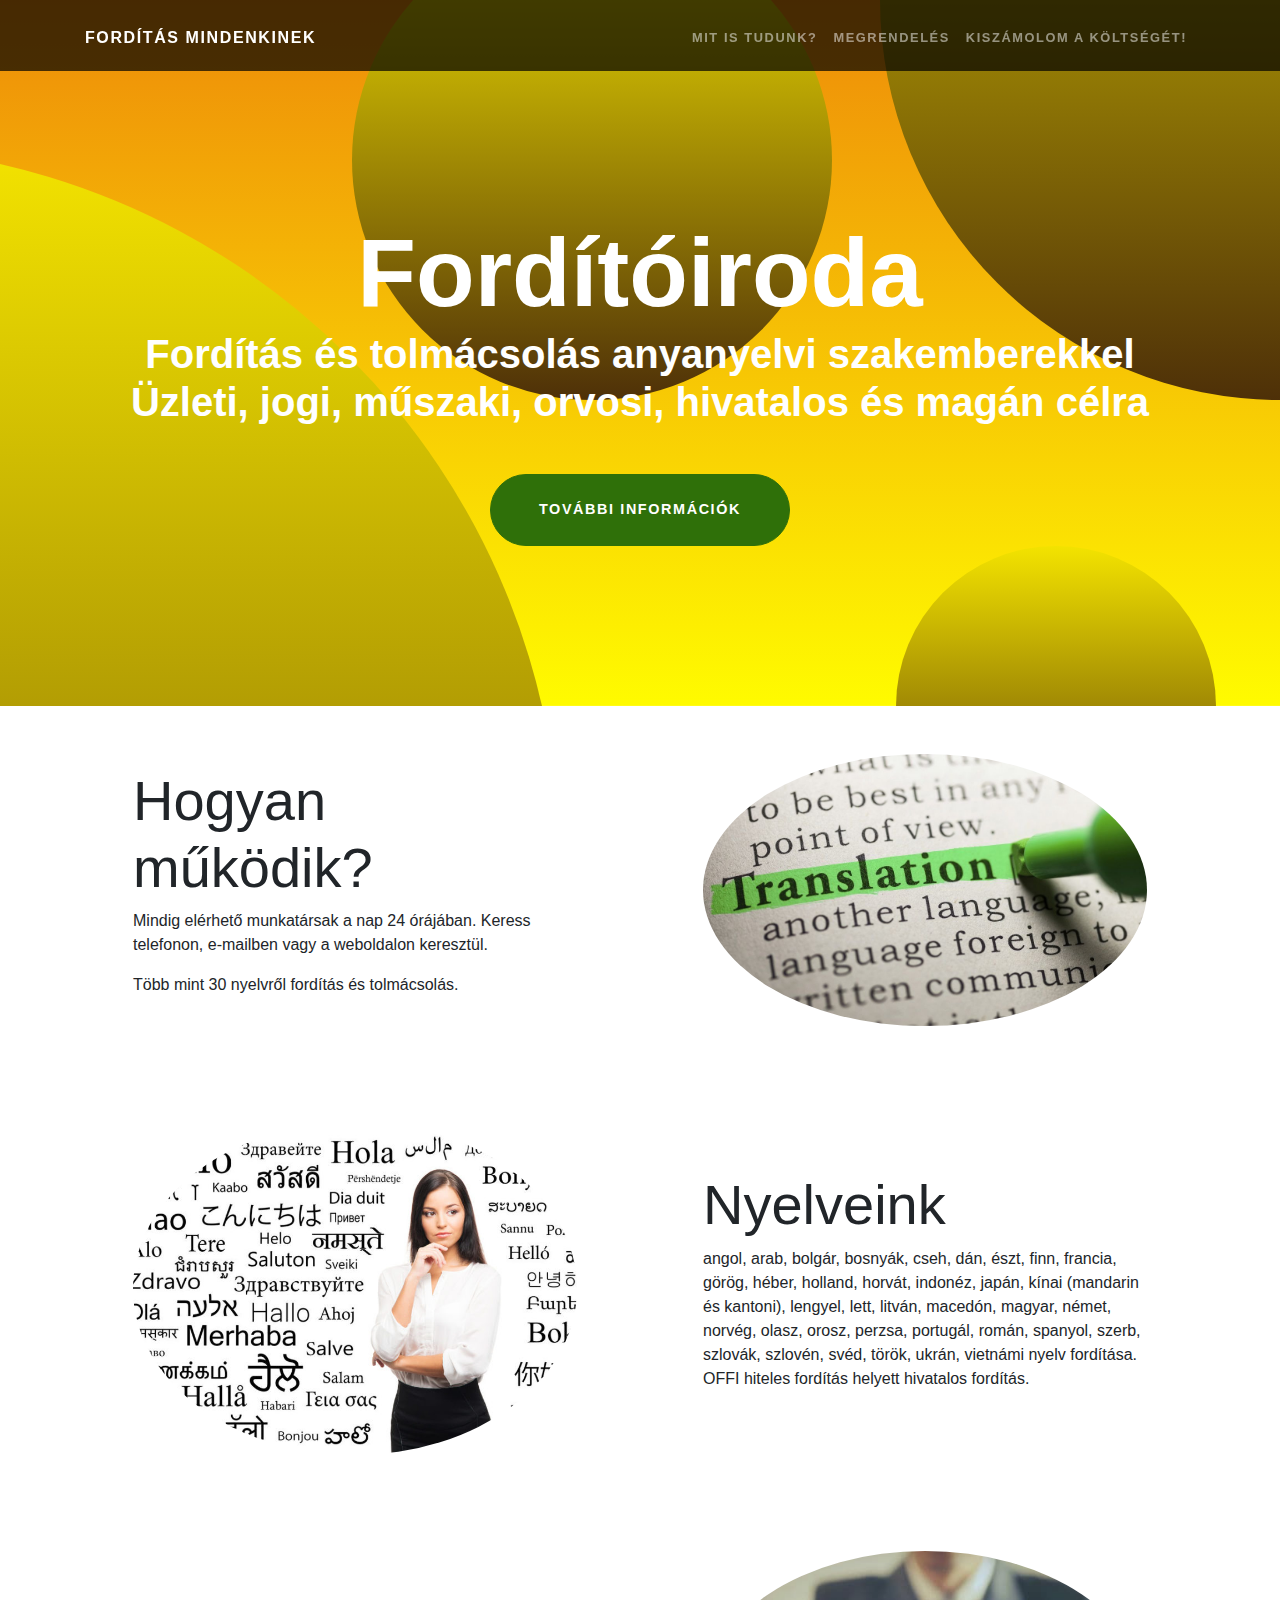
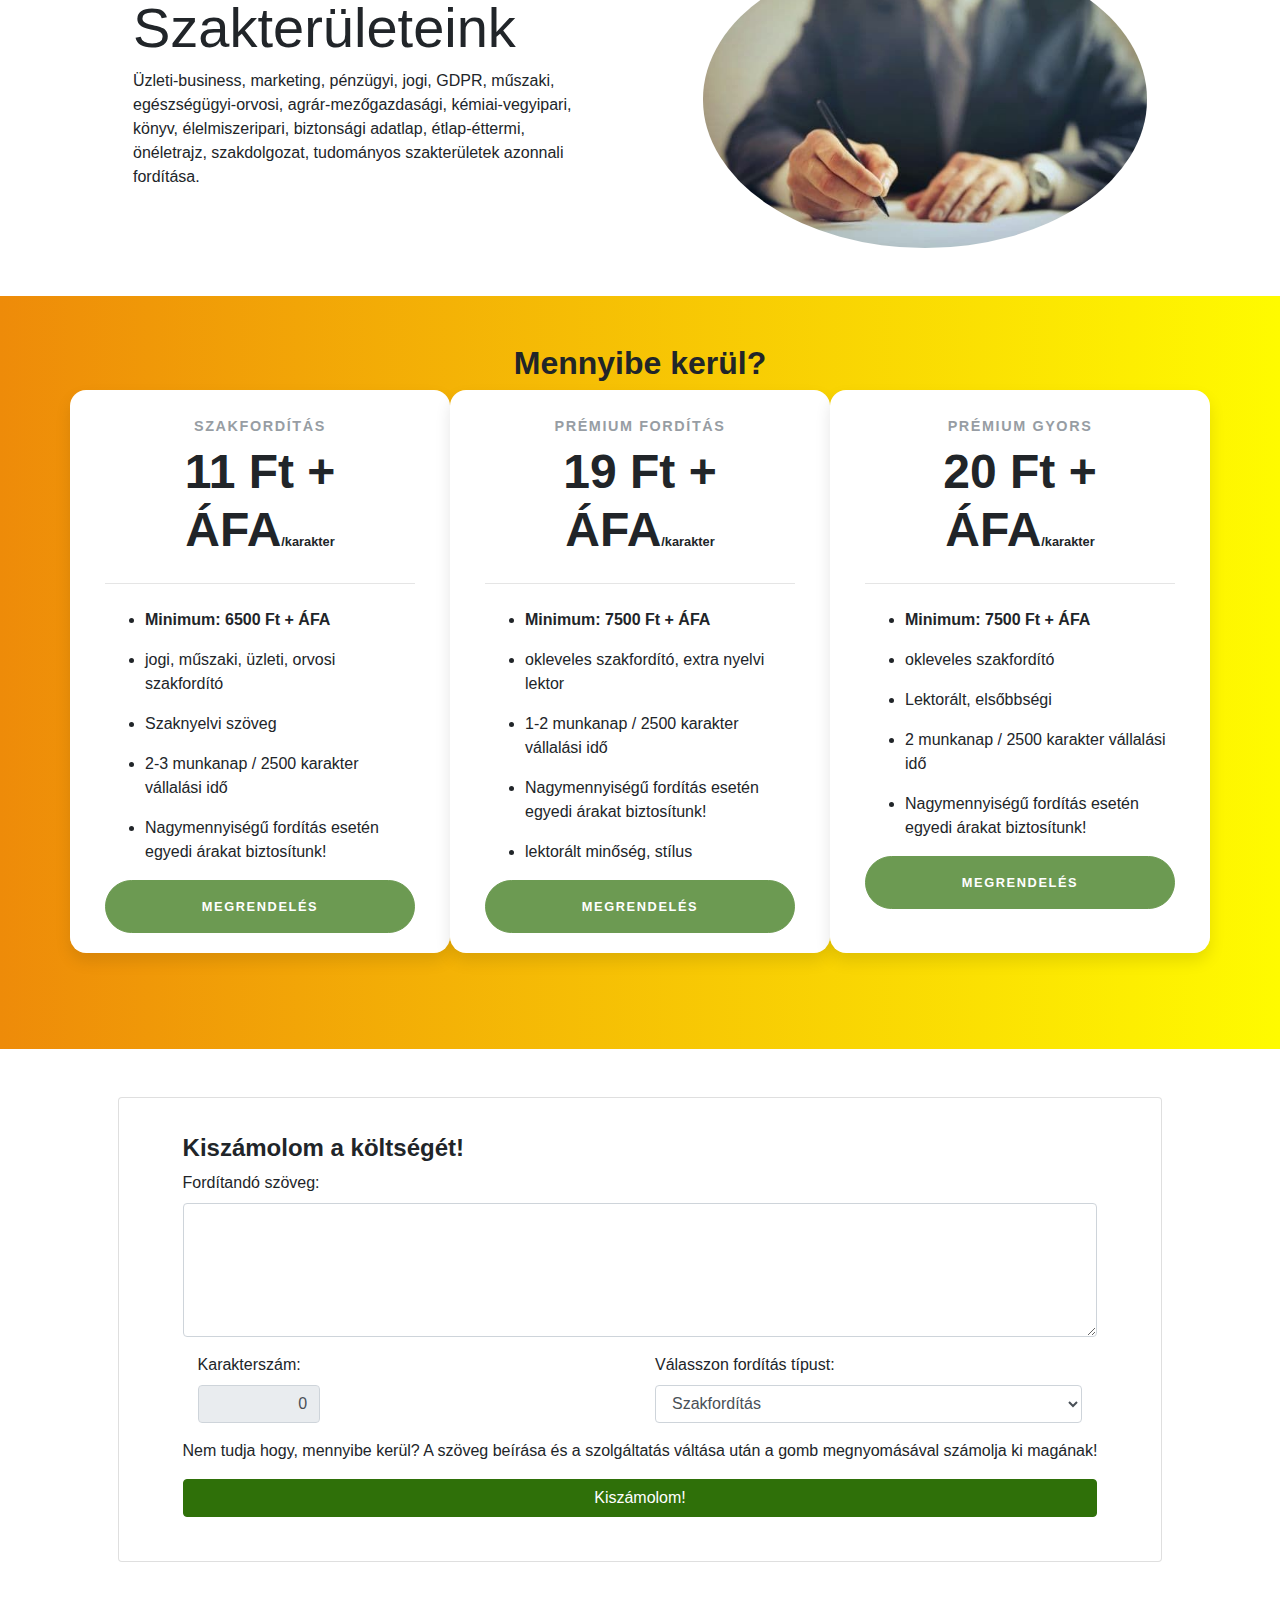
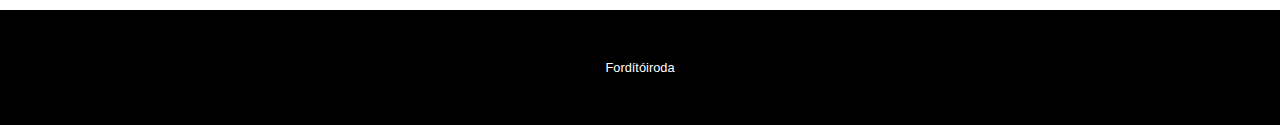
<file: web/index.html>
<!DOCTYPE html>
<html lang="hu">

<head>
  <!-- Szükséges meta elemek -->
  <meta charset="utf-8" />
  <meta name="description" content="Fordítóiroda">
  <meta name="keywords" content="forditas idegen nyelv">
  <meta name="viewport" content="width=device-width, initial-scale=1, shrink-to-fit=no" />

  <title>Fordítóiroda</title>

  <!-- Bootstrap CSS helye -->
  <link rel="stylesheet" href="assets/bootstrap/css/bootstrap.min.css" />
  <link rel="stylesheet" href="assets/premade.min.css" />
  <link rel="stylesheet" href="forditas.css">
</head>

<body>
  <!-- Navigation -->
  <nav class="navbar navbar-expand-lg navbar-dark navbar-custom fixed-top">
    <div class="container">
      <a class="navbar-brand" href="#">Fordítás mindenkinek</a>
      <button class="navbar-toggler" type="button" data-toggle="collapse" data-target="#navbarResponsive"
        aria-controls="navbarResponsive" aria-expanded="false" aria-label="Toggle navigation">
        <span class="navbar-toggler-icon"></span>
      </button>

      <div class="collapse navbar-collapse" id="navbarResponsive">
        <ul class="navbar-nav ml-auto">
			<li class="nav-item">
				<a class="nav-link" href="#info">Mit is tudunk?</a>
			</li>
			<li class="nav-item">
				<a class="nav-link" href="#vasarlas">Megrendelés</a>
			</li>
			<li class="nav-item">
				<a class="nav-link" href="#generator">Kiszámolom a költségét!</a>
			</li>
		</ul>
      </div>
    </div>
  </nav>

  <header class="masthead text-center text-white">
    <div class="masthead-content">
      <div class="container">
        <h1 class="masthead-heading mb-0">Fordítóiroda</h1>
        <h2 class="masthead-subheading mb-0">
          Fordítás és tolmácsolás anyanyelvi szakemberekkel
        </h2>
        <h2 class="masthead-subheading mb-0">
          Üzleti, jogi, műszaki, orvosi, hivatalos és magán célra
        </h2>

        <a href="#" class="btn btn-primary btn-xl rounded-pill mt-5">További információk</a>
      </div>
    </div>
    <div class="bg-circle-1 bg-circle"></div>
    <div class="bg-circle-2 bg-circle"></div>
    <div class="bg-circle-3 bg-circle"></div>
    <div class="bg-circle-4 bg-circle"></div>
  </header>

  <div id="info">
    <a class="anchor" id="ismerteto"></a>
    <section>
      <div class="container">
        <div class="row align-items-center">
          <div class="col-lg-6 order-lg-2">
            <div class="p-5">
              <img class="img-fluid rounded-circle" src="assets/kepek/forditas.jpg">
            </div>
          </div>
          <div class="col-lg-6 order-lg-1">
            <div class="p-5">
              <h2 class="display-4">Hogyan működik?</h2>
              <p>
                Mindig elérhető munkatársak a nap 24 órájában. Keress telefonon, e-mailben vagy a weboldalon keresztül.
              </p>
              <p>
                Több mint 30 nyelvről fordítás és tolmácsolás.
              </p>
            </div>
          </div>
        </div>
      </div>
    </section>

    <section>
      <div class="container">
        <div class="row align-items-center">
          <div class="col-lg-6">
            <div class="p-5">
             <img class="img-fluid rounded-circle" src="assets/kepek/nyelvek.jpg">
            </div>
          </div>
          <div class="col-lg-6">
            <div class="p-5">
              <h2 class="display-4">Nyelveink</h2>
              <p>
                angol, arab, bolgár, bosnyák, cseh, dán, észt, finn, francia, görög, héber, holland, horvát, indonéz,
                japán, kínai (mandarin és kantoni), lengyel, lett, litván, macedón, magyar, német, norvég, olasz, orosz,
                perzsa, portugál, román, spanyol, szerb, szlovák, szlovén, svéd, török, ukrán, vietnámi nyelv fordítása.
                OFFI hiteles fordítás helyett hivatalos fordítás.
              </p>
            </div>
          </div>
        </div>
      </div>
    </section>

    <section>
      <div class="container">
        <div class="row align-items-center">
          <div class="col-lg-6 order-lg-2">
            <div class="p-5">
              <img class="img-fluid rounded-circle" src="assets/kepek/hiteles.jpg">
            </div>
          </div>
          <div class="col-lg-6 order-lg-1">
            <div class="p-5">
              <h2 class="display-4">Szakterületeink</h2>
              <p>
                Üzleti-business, marketing, pénzügyi, jogi, GDPR, műszaki, egészségügyi-orvosi,
                agrár-mezőgazdasági, kémiai-vegyipari, könyv, élelmiszeripari, biztonsági
                adatlap, étlap-éttermi, önéletrajz, szakdolgozat, tudományos
                szakterületek azonnali fordítása.
              </p>
            </div>
          </div>
        </div>
      </div>
    </section>
  </div>

  <!-- Áraink -->
  <section id="arak" class="pricing p-5">
    <a class="anchor" id="vasarlas"></a>
    <div class="container">
      <div class="row justify-content-center">
        <h2>Mennyibe kerül?</h2>
      </div>
      <div class="row">
        <div class="card mb-5 col-md-4">
          <div class="card-body">
            <h5 class="card-title text-muted text-uppercase text-center">
              Szakfordítás
            </h5>
            <h6 class="card-price text-center">
              11 Ft + ÁFA<span class="period">/karakter</span>
            </h6>
            <hr />
            <ul class="fa-ul">
              <li>
                <span class="fa-li"><i class="fas fa-check"></i></span><strong>Minimum: 6500 Ft + ÁFA</strong>
              </li>
              <li>
                <span class="fa-li"><i class="fas fa-check"></i></span>jogi, műszaki, üzleti, orvosi szakfordító
              </li>
              <li>
                <span class="fa-li"><i class="fas fa-check"></i></span>Szaknyelvi szöveg
              </li>
              <li>
                <span class="fa-li"><i class="fas fa-check"></i></span>2-3 munkanap / 2500 karakter vállalási idő
              </li>
              <li>
                <span class="fa-li"><i class="fas fa-check"></i></span>Nagymennyiségű fordítás esetén egyedi árakat
                biztosítunk!
              </li>
            </ul>
            <a href="#" class="btn btn-block btn-primary text-uppercase">Megrendelés</a>
          </div>
        </div>
        <div class="card mb-5 col-md-4">
          <div class="card-body">
            <h5 class="card-title text-muted text-uppercase text-center">
              Prémium fordítás
            </h5>
            <h6 class="card-price text-center">
              19 Ft + ÁFA<span class="period">/karakter</span>
            </h6>
            <hr />
            <ul class="fa-ul">
              <li>
                <span class="fa-li"><i class="fas fa-check"></i></span><strong>Minimum: 7500 Ft + ÁFA</strong>
              </li>
              <li>
                <span class="fa-li"><i class="fas fa-check"></i></span>okleveles szakfordító, extra nyelvi lektor
              </li>
              <li>
                <span class="fa-li"><i class="fas fa-check"></i></span>1-2 munkanap / 2500 karakter vállalási idő
              </li>
              <li>
                <span class="fa-li"><i class="fas fa-check"></i></span>Nagymennyiségű fordítás esetén egyedi árakat
                biztosítunk!
              </li>
              <li>
                <span class="fa-li"><i class="fas fa-check"></i></span>lektorált minőség, stílus
              </li>
            </ul>
            <a href="#" class="btn btn-block btn-primary text-uppercase">Megrendelés</a>
          </div>
        </div>
		<div class="card mb-5 col-md-4">
          <div class="card-body">
            <h5 class="card-title text-muted text-uppercase text-center">
              Prémium gyors
            </h5>
            <h6 class="card-price text-center" id="kar">
              20 Ft + ÁFA<span class="period">/karakter</span>
            </h6>
            <hr />
            <ul class="fa-ul">
              <li id="mar">
                <span class="fa-li"><i class="fas fa-check"></i></span><strong>Minimum: 7500 Ft + ÁFA</strong>
              </li>
              <li id="szirany">
                <span class="fa-li"><i class="fas fa-check"></i></span>okleveles szakfordító
              </li>
              <li>
                <span class="fa-li"><i class="fas fa-check"></i></span>Lektorált, elsőbbségi
              </li>
              <li id="itartam">
                <span class="fa-li"><i class="fas fa-check"></i></span>2 munkanap / 2500 karakter vállalási idő
              </li>
              <li>
                <span class="fa-li"><i class="fas fa-check"></i></span>Nagymennyiségű fordítás esetén egyedi árakat biztosítunk!
              </li>
            </ul>
            <a href="#" class="btn btn-block btn-primary text-uppercase">Megrendelés</a>
          </div>
        </div>
      </div>
    </div>
  </section>

  <section>
    <a class="anchor" id="generator"></a>
    <div class="container p-5">
      <div class="card grey lighten-3 chat-room card">
        <div class="card-body column d-flex justify-content-center">
          <div class="chat-box p-3">
            <h4>Kiszámolom a költségét!</h4>
            <div class="form-group">
              <label for="szoveg">Fordítandó szöveg:</label>
              <textarea class="form-control" rows="5" id="szoveg"></textarea>
            </div>
            <div class="input-group">
              <div class="form-group col-2">
                <label for="karakter">Karakterszám:</label>
                <input type="text" class="form-control text-right" id="karakter" value="0" disabled>
              </div>
              <div class="form-group offset-4 col-6">
                <label for="fajta">Válasszon fordítás típust:</label>
                <select class="form-control" id="fajta">
                  <option value="szakforditas">Szakfordítás</option>
                  <option value="premiumForditas">Prémium fordítás</option>
                  <option value="premiumGyors">Prémium, gyors</option>
                </select>
              </div>
            </div>
            <p>
              Nem tudja hogy, mennyibe kerül? A szöveg beírása és a szolgáltatás váltása után a gomb megnyomásával
              számolja ki magának!
            </p>

            <button id="osszegSzamolas" type="button" onclick="osszegSzamolas()" class="btn btn-block btn-primary">
              Kiszámolom!
            </button>

            <div class="row justify-content-center">
              <h3 id="vegosszeg"></h3>
            </div>
          </div>
        </div>
      </div>
    </div>
  </section>

  <!-- Footer -->
  <footer class="py-5 bg-black">
    <div class="container">
      <p class="m-0 text-center text-white small">Fordítóiroda</p>
    </div>
  </footer>

  <!-- Bootstrap kötelező elemek sorrendben -->
  <script src="assets/jquery/jquery-3.3.1.min.js"></script>
  <script src="assets/bootstrap/js/bootstrap.bundle.min.js"></script>
  <script src="assets/js/script.js"></script>
  <script src="forditas.js"></script>
</body>

</html>
</file>
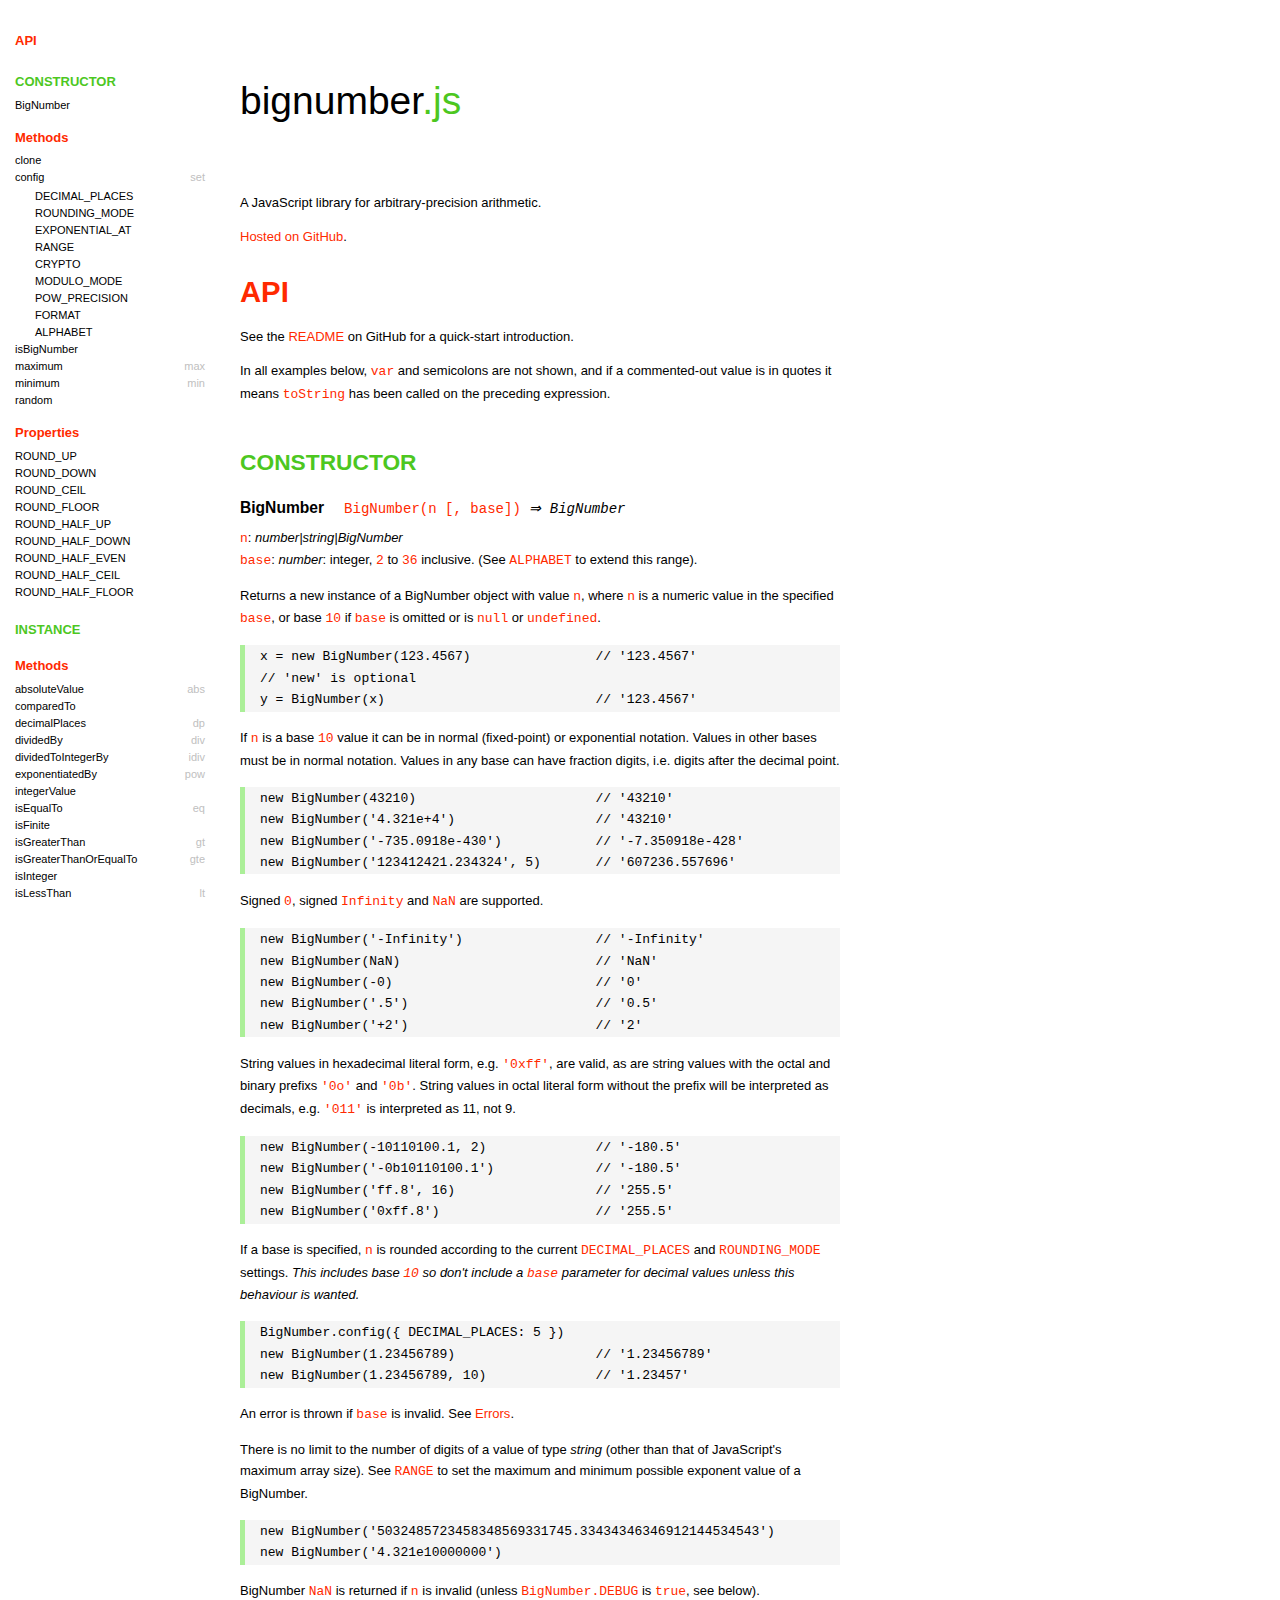
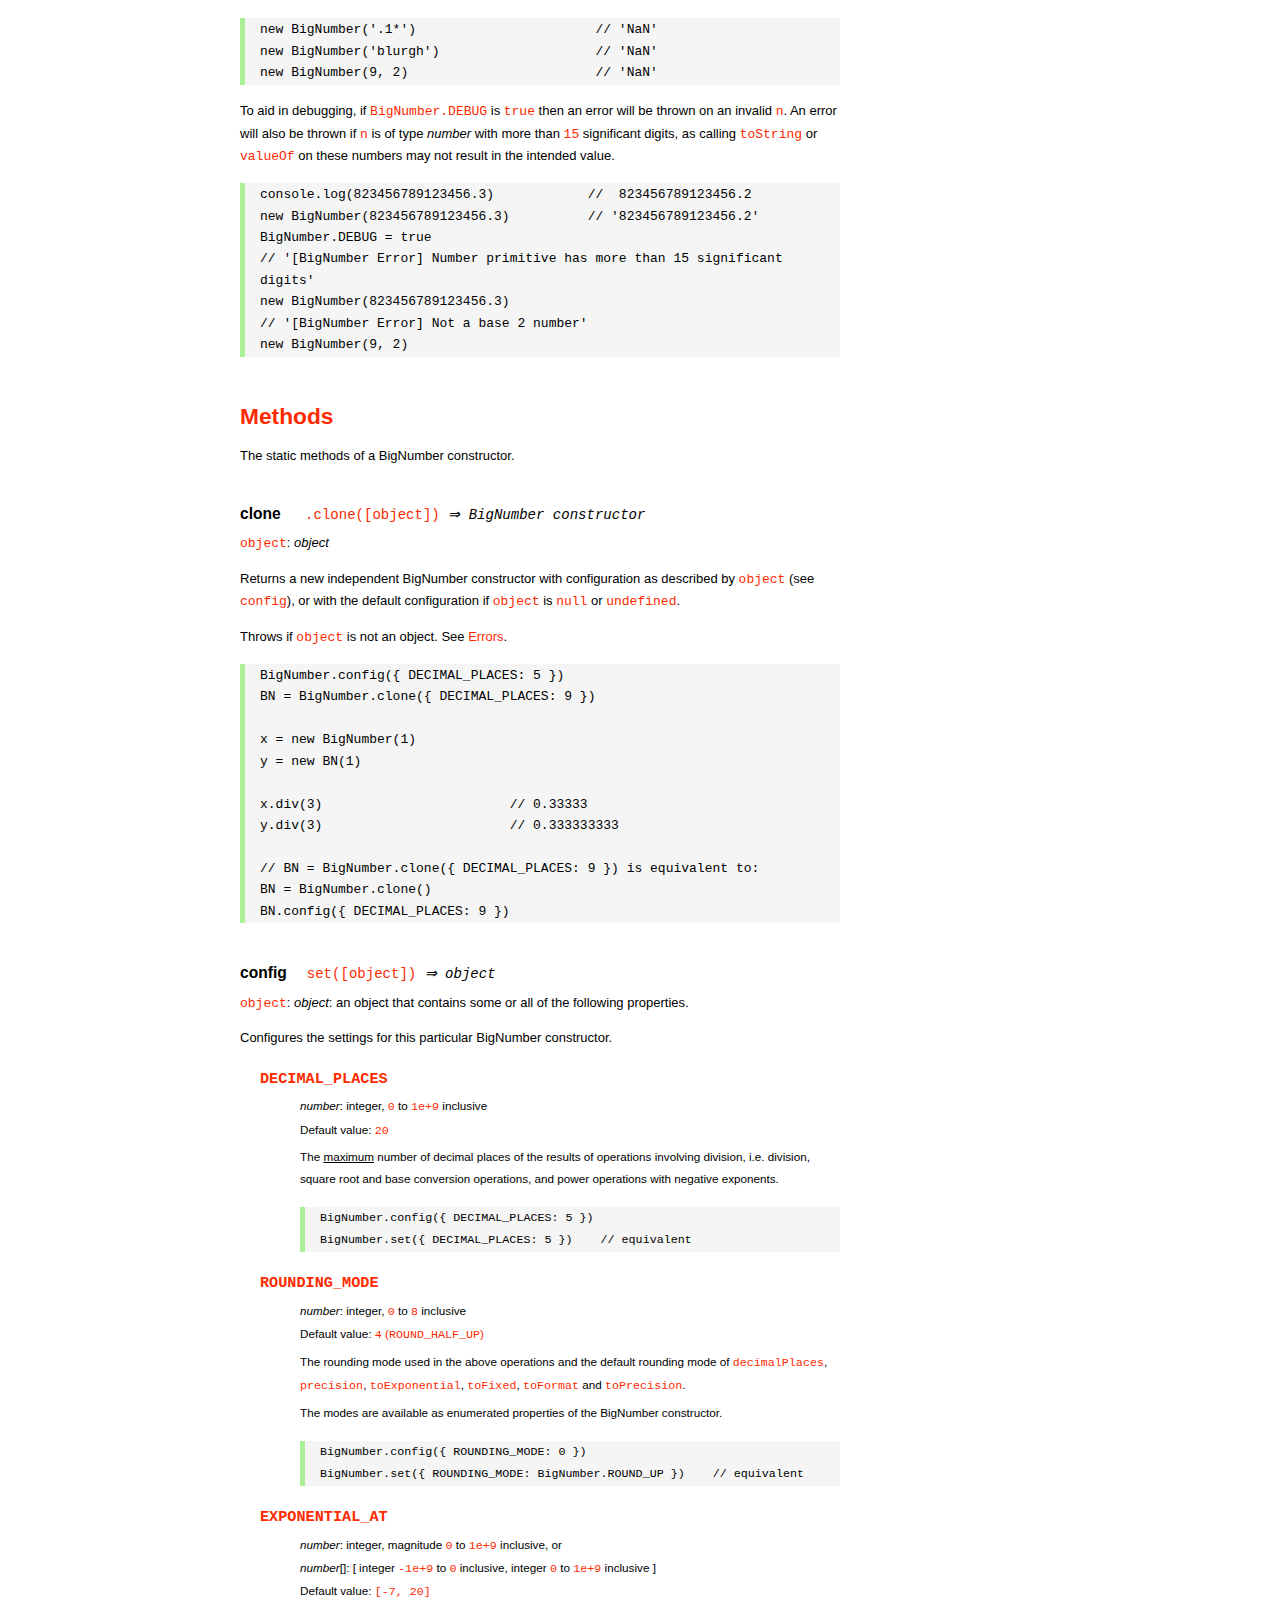
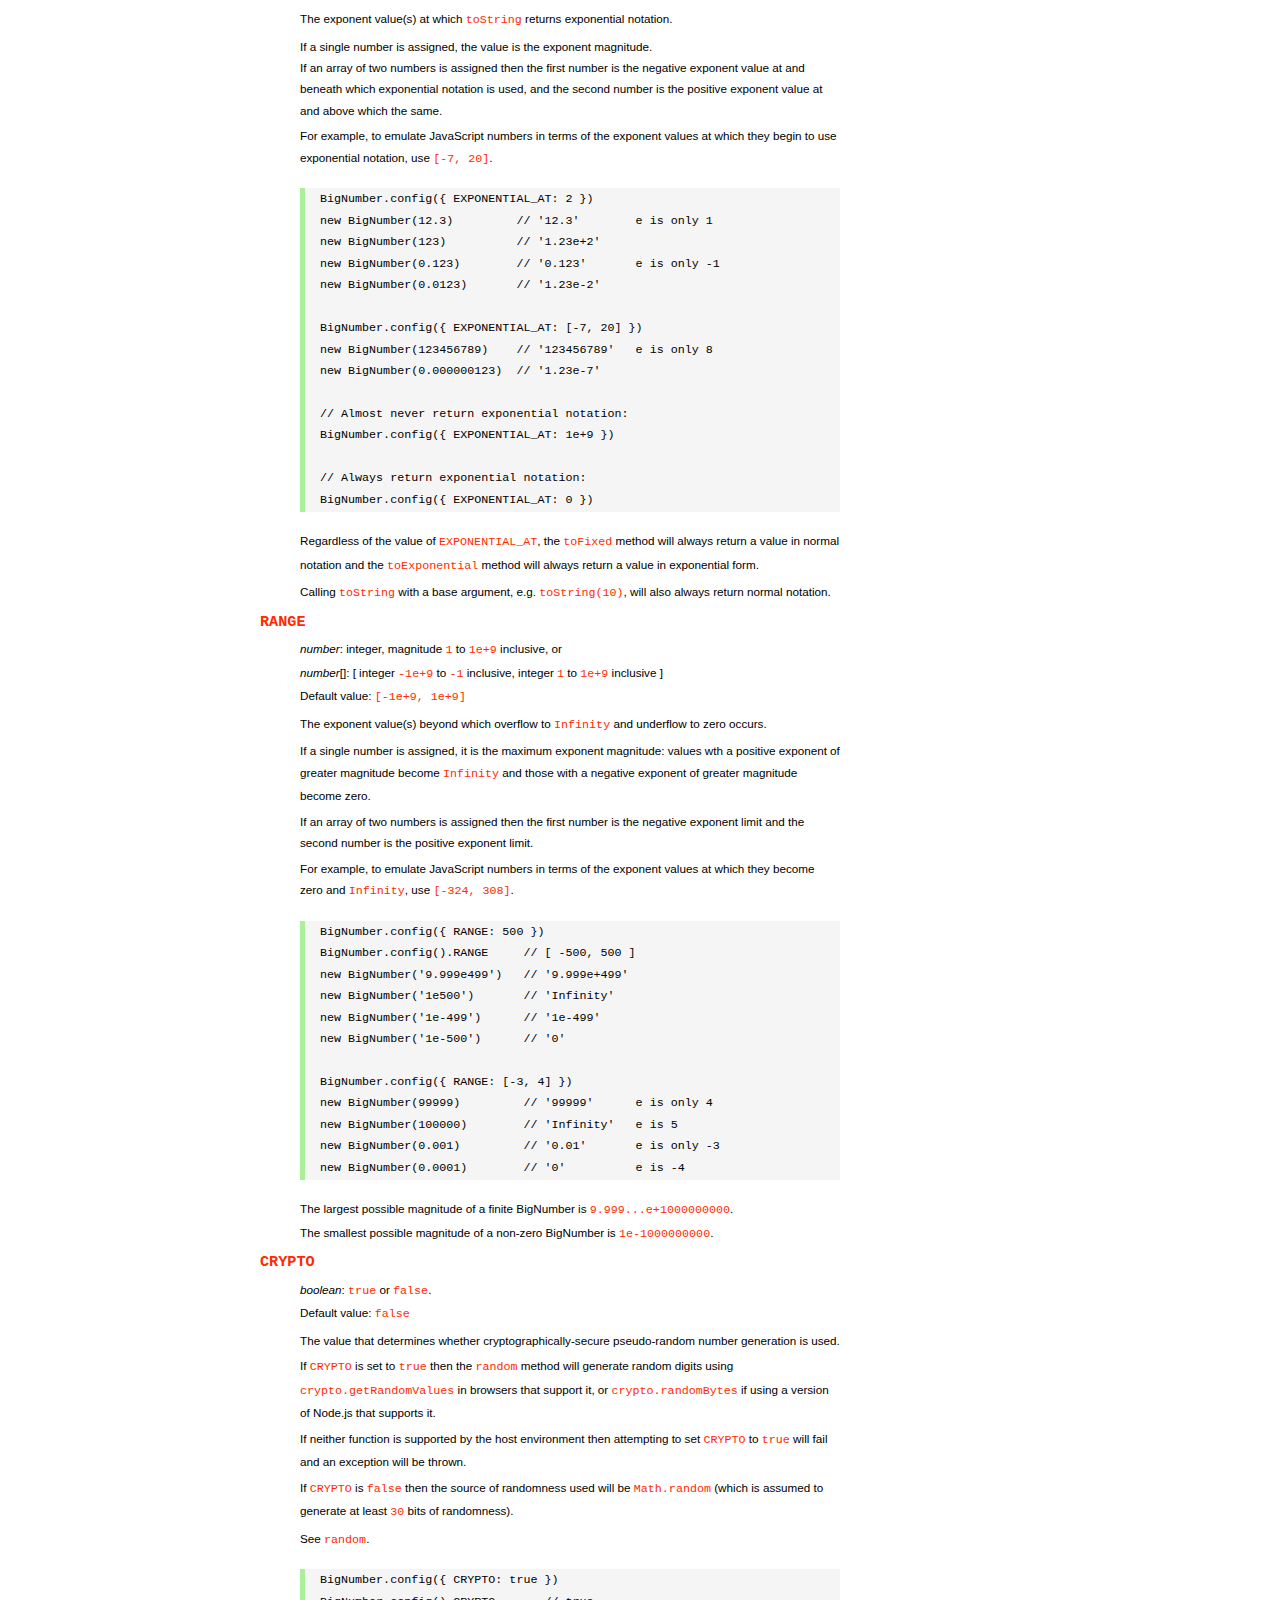
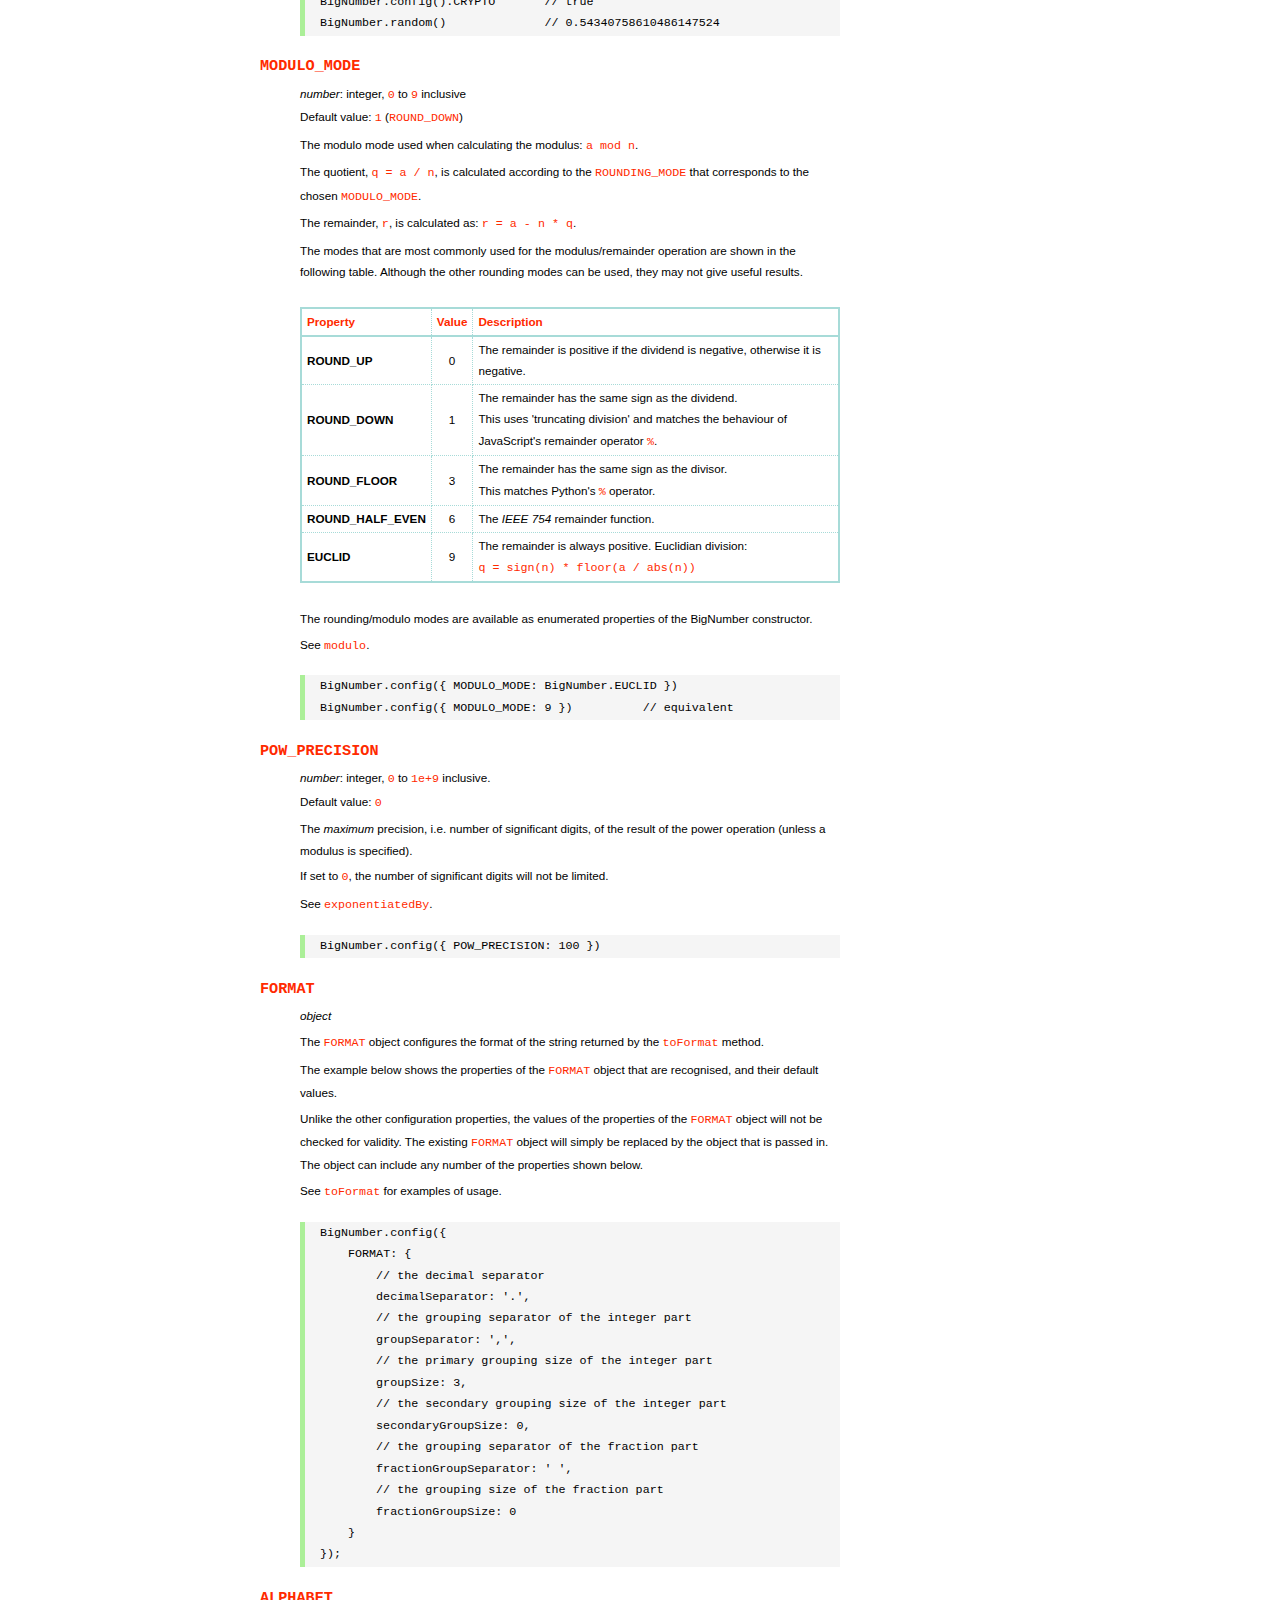
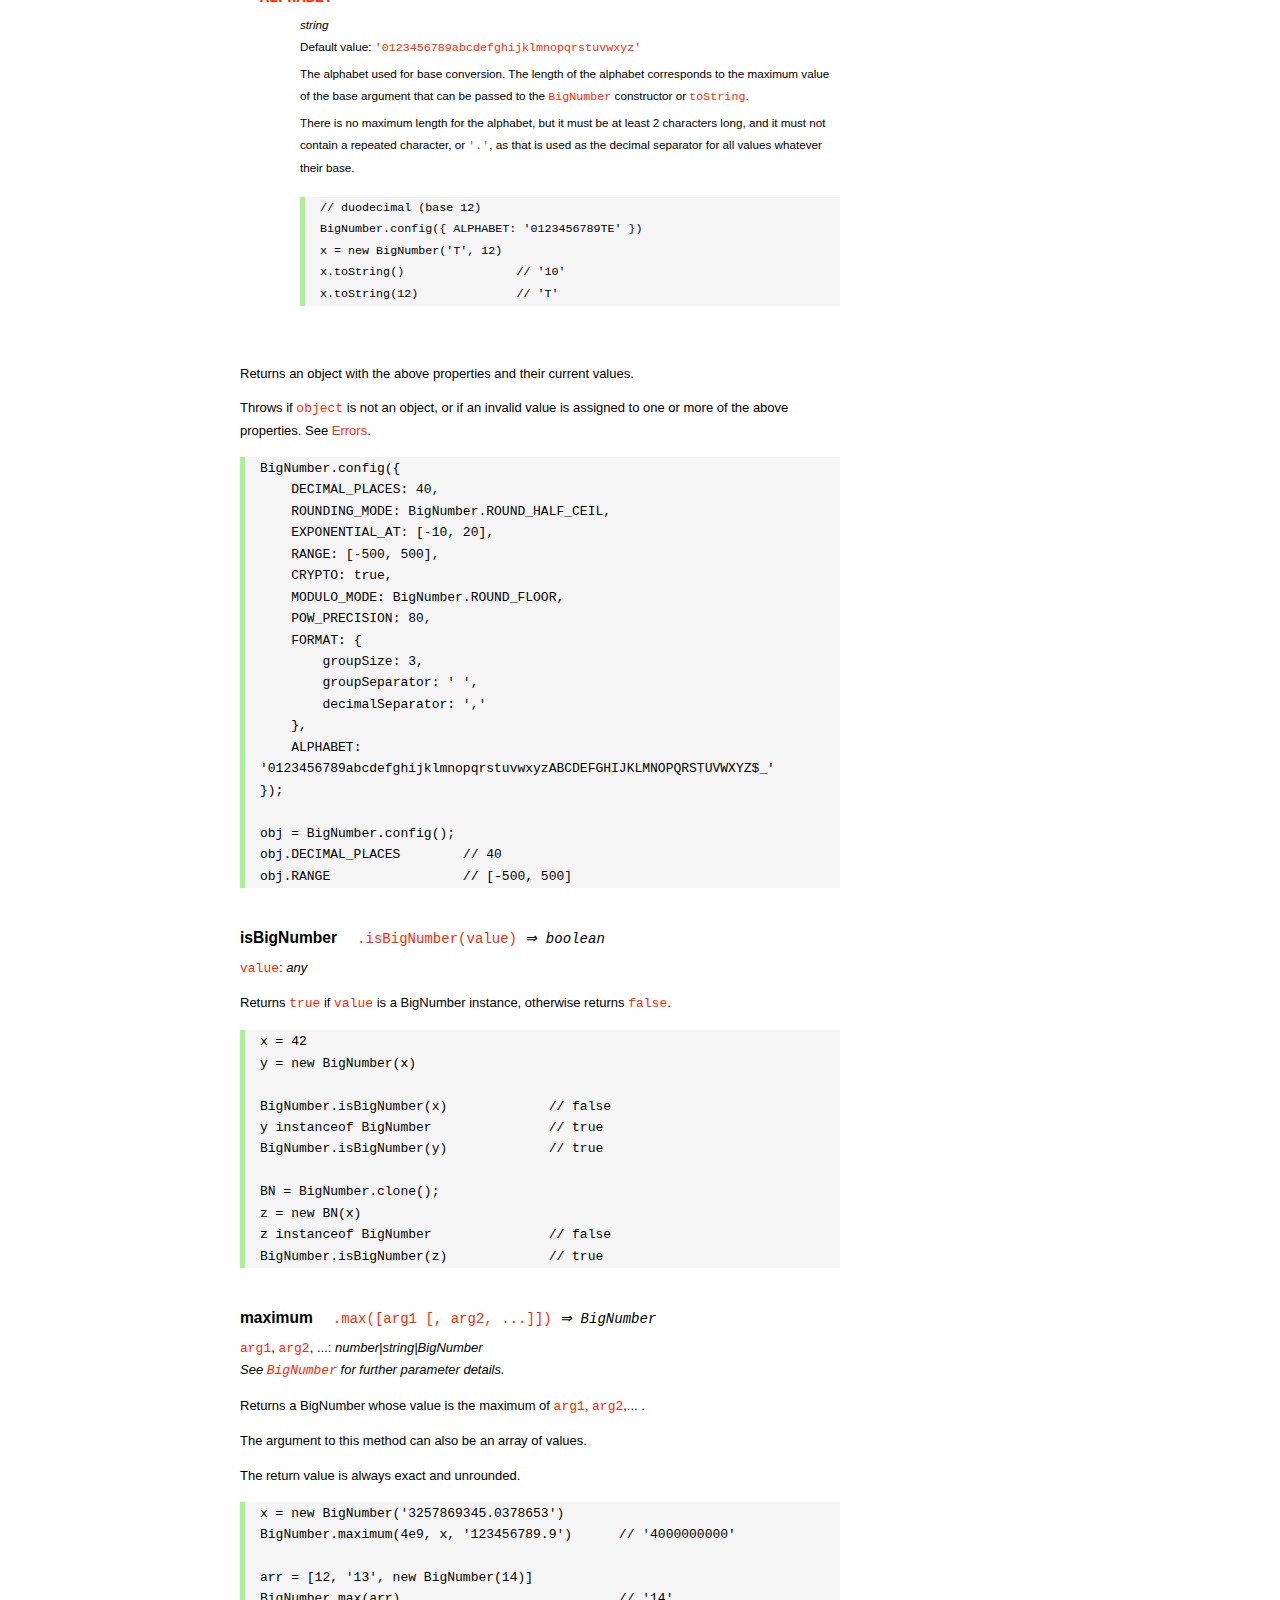
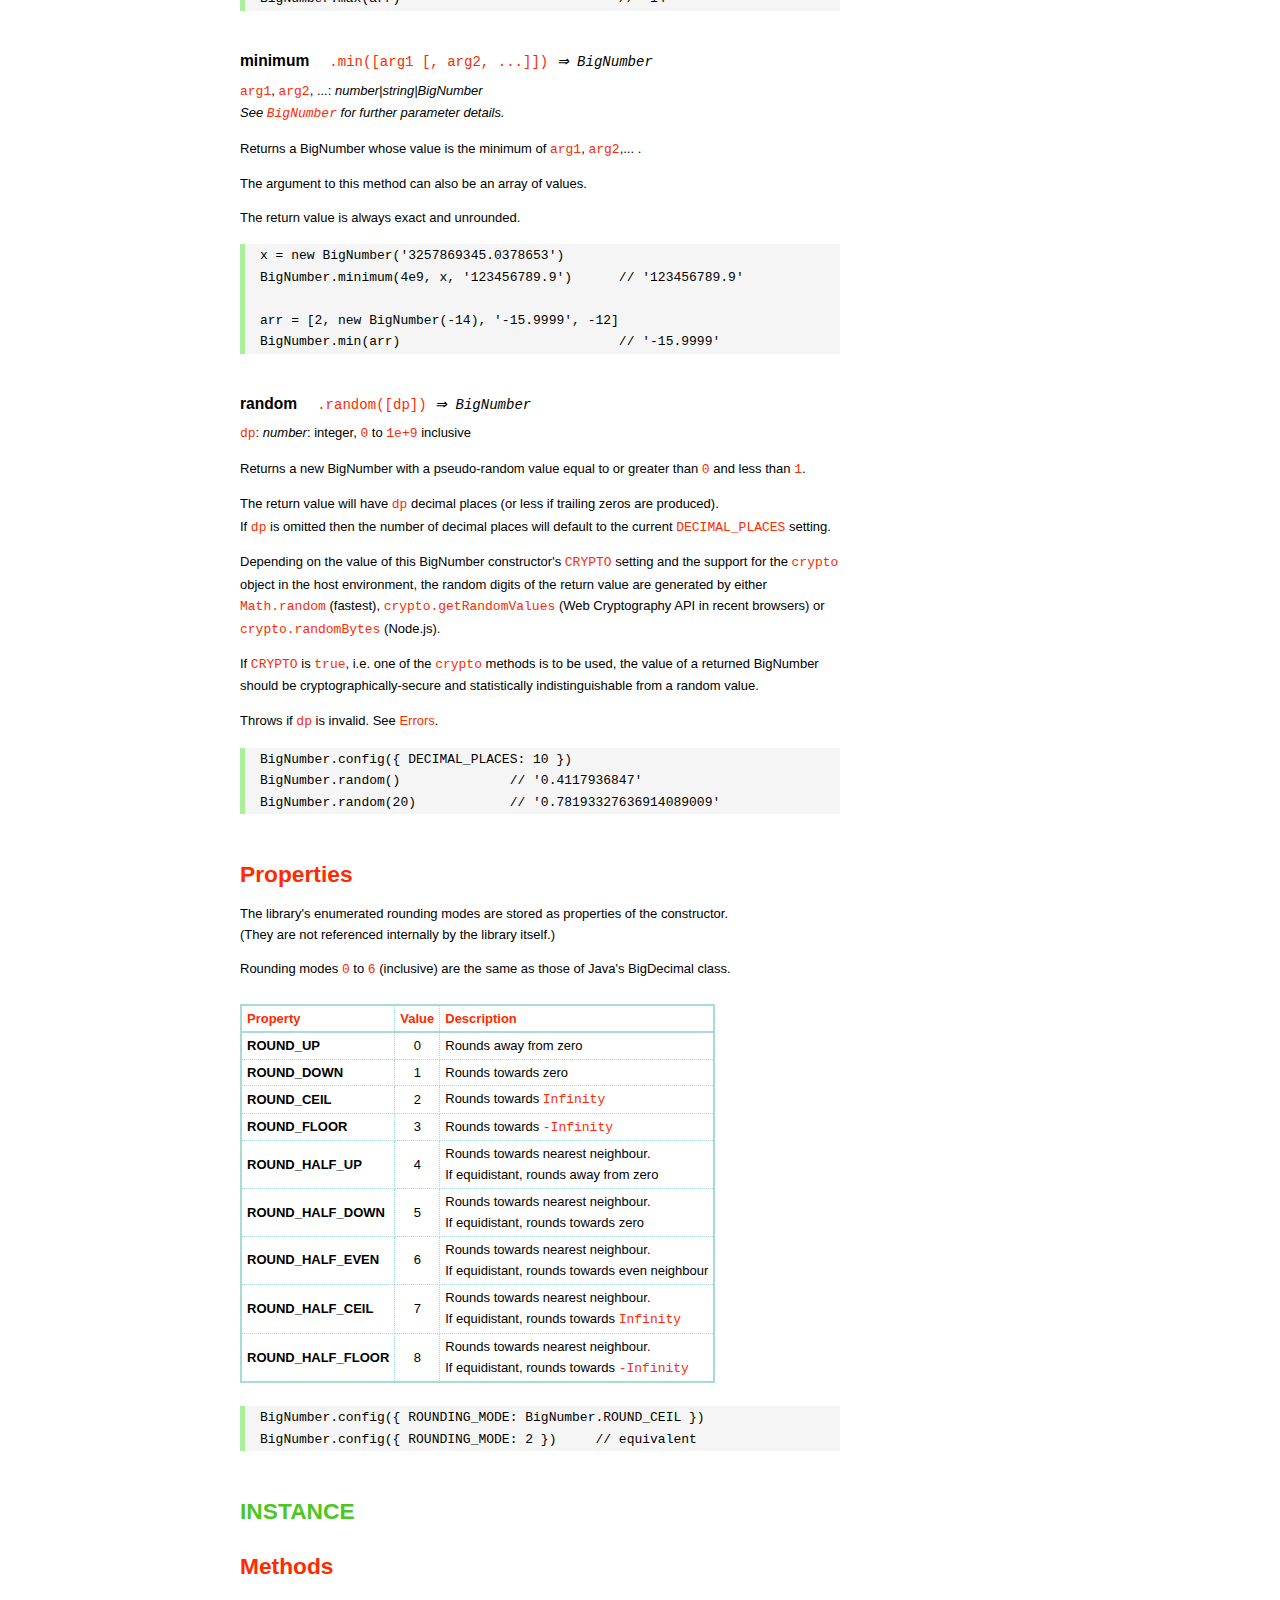
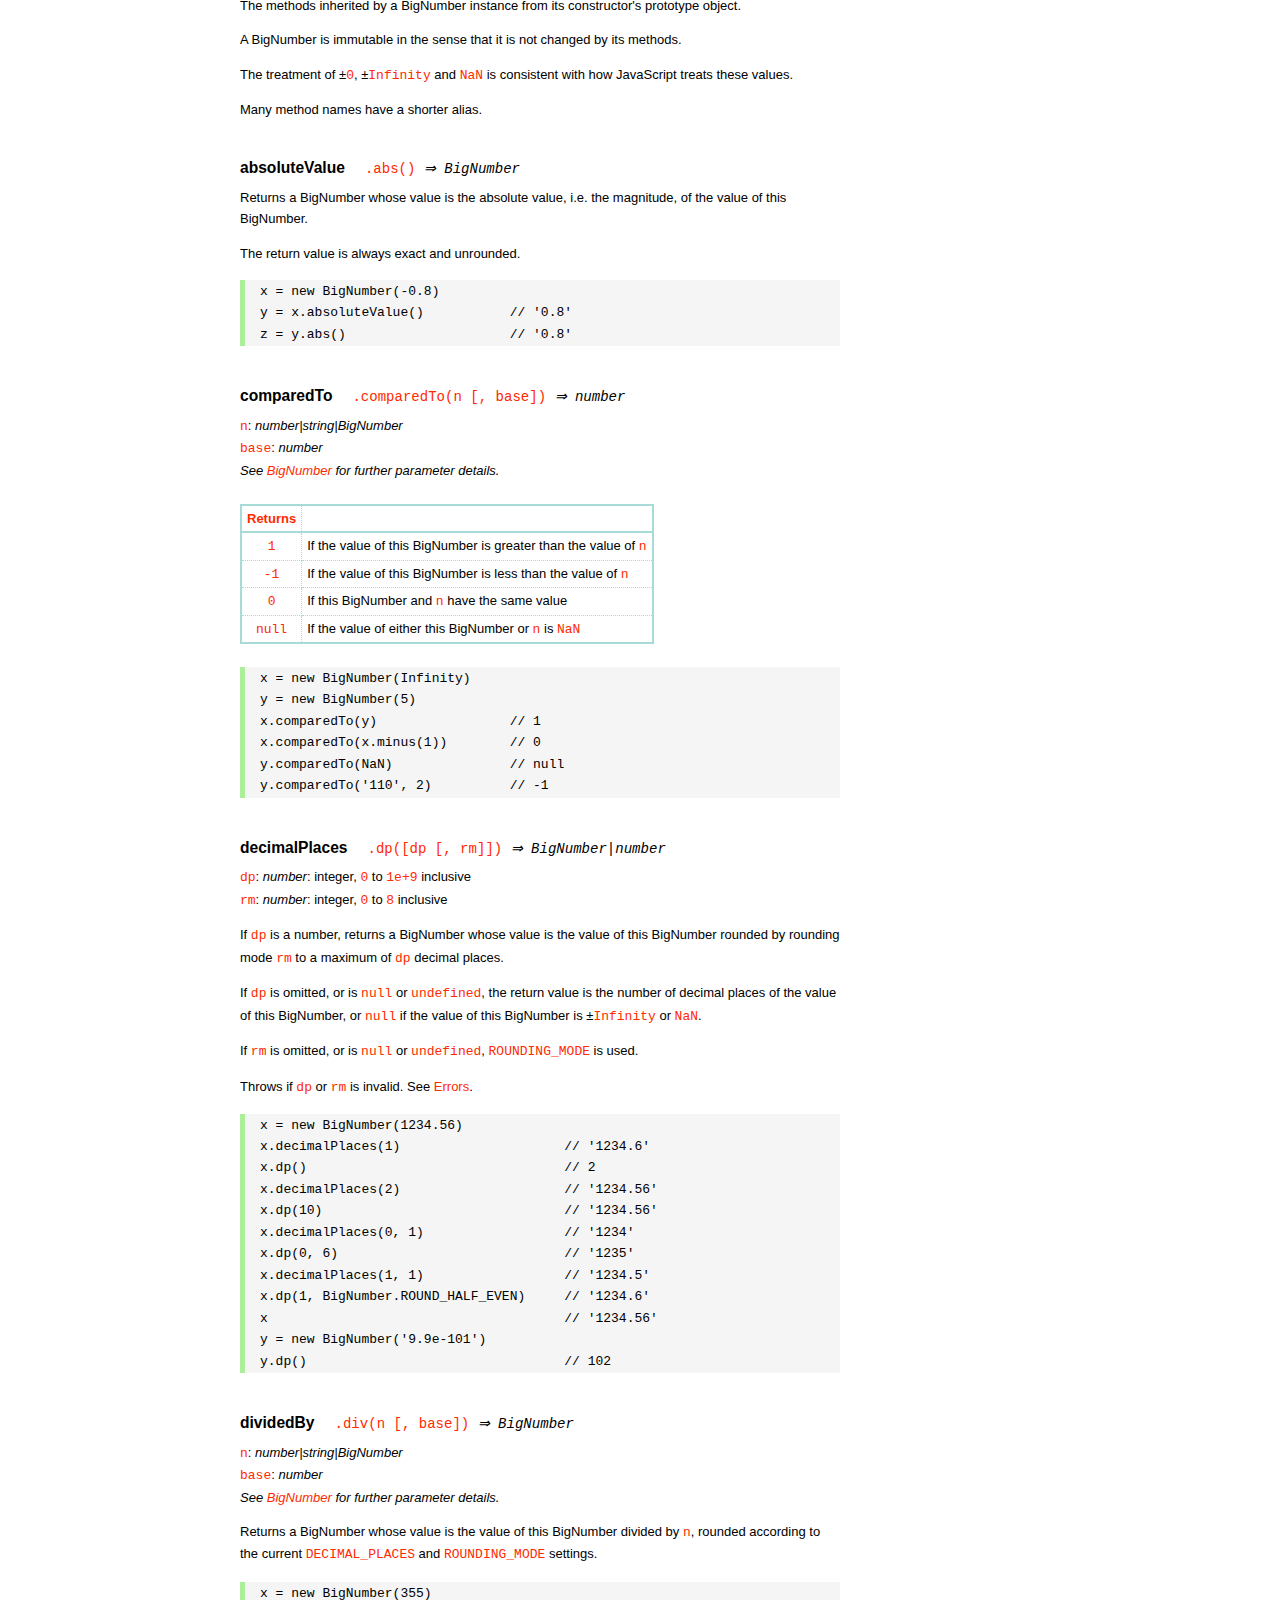
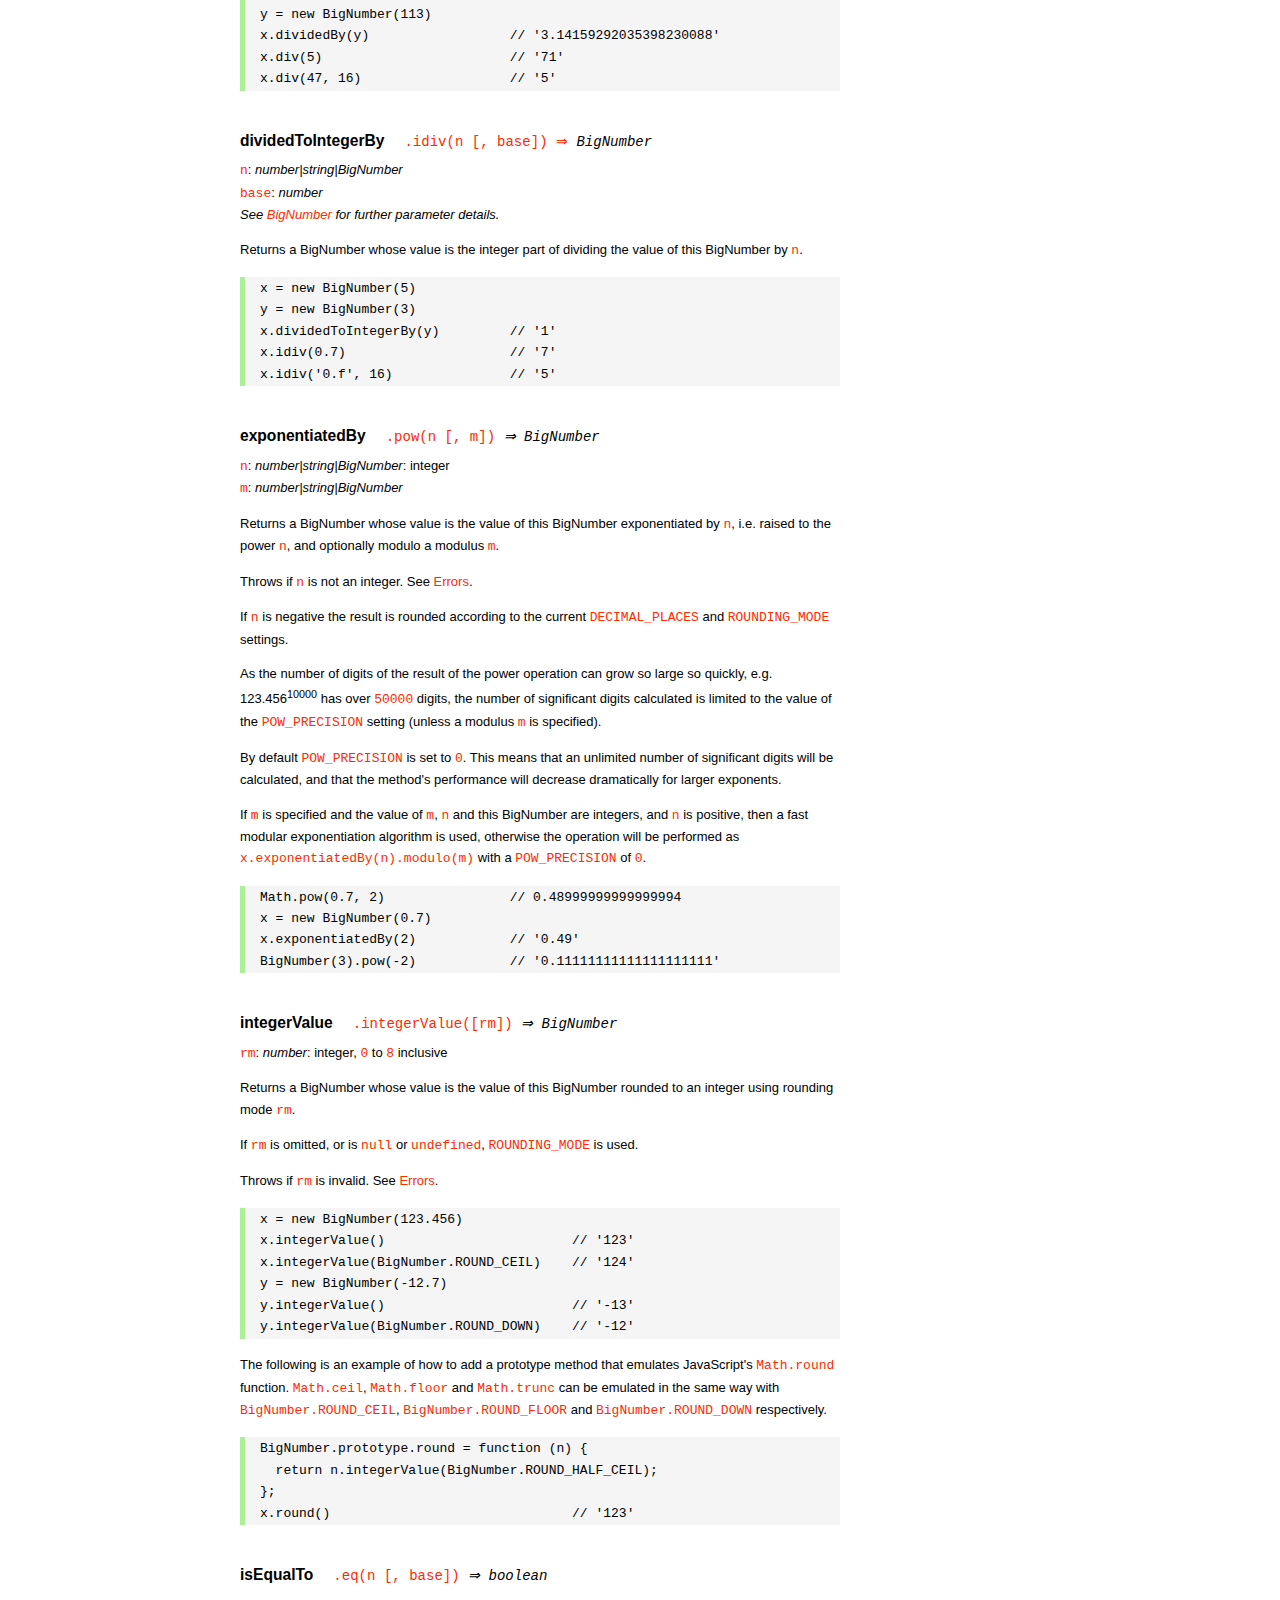
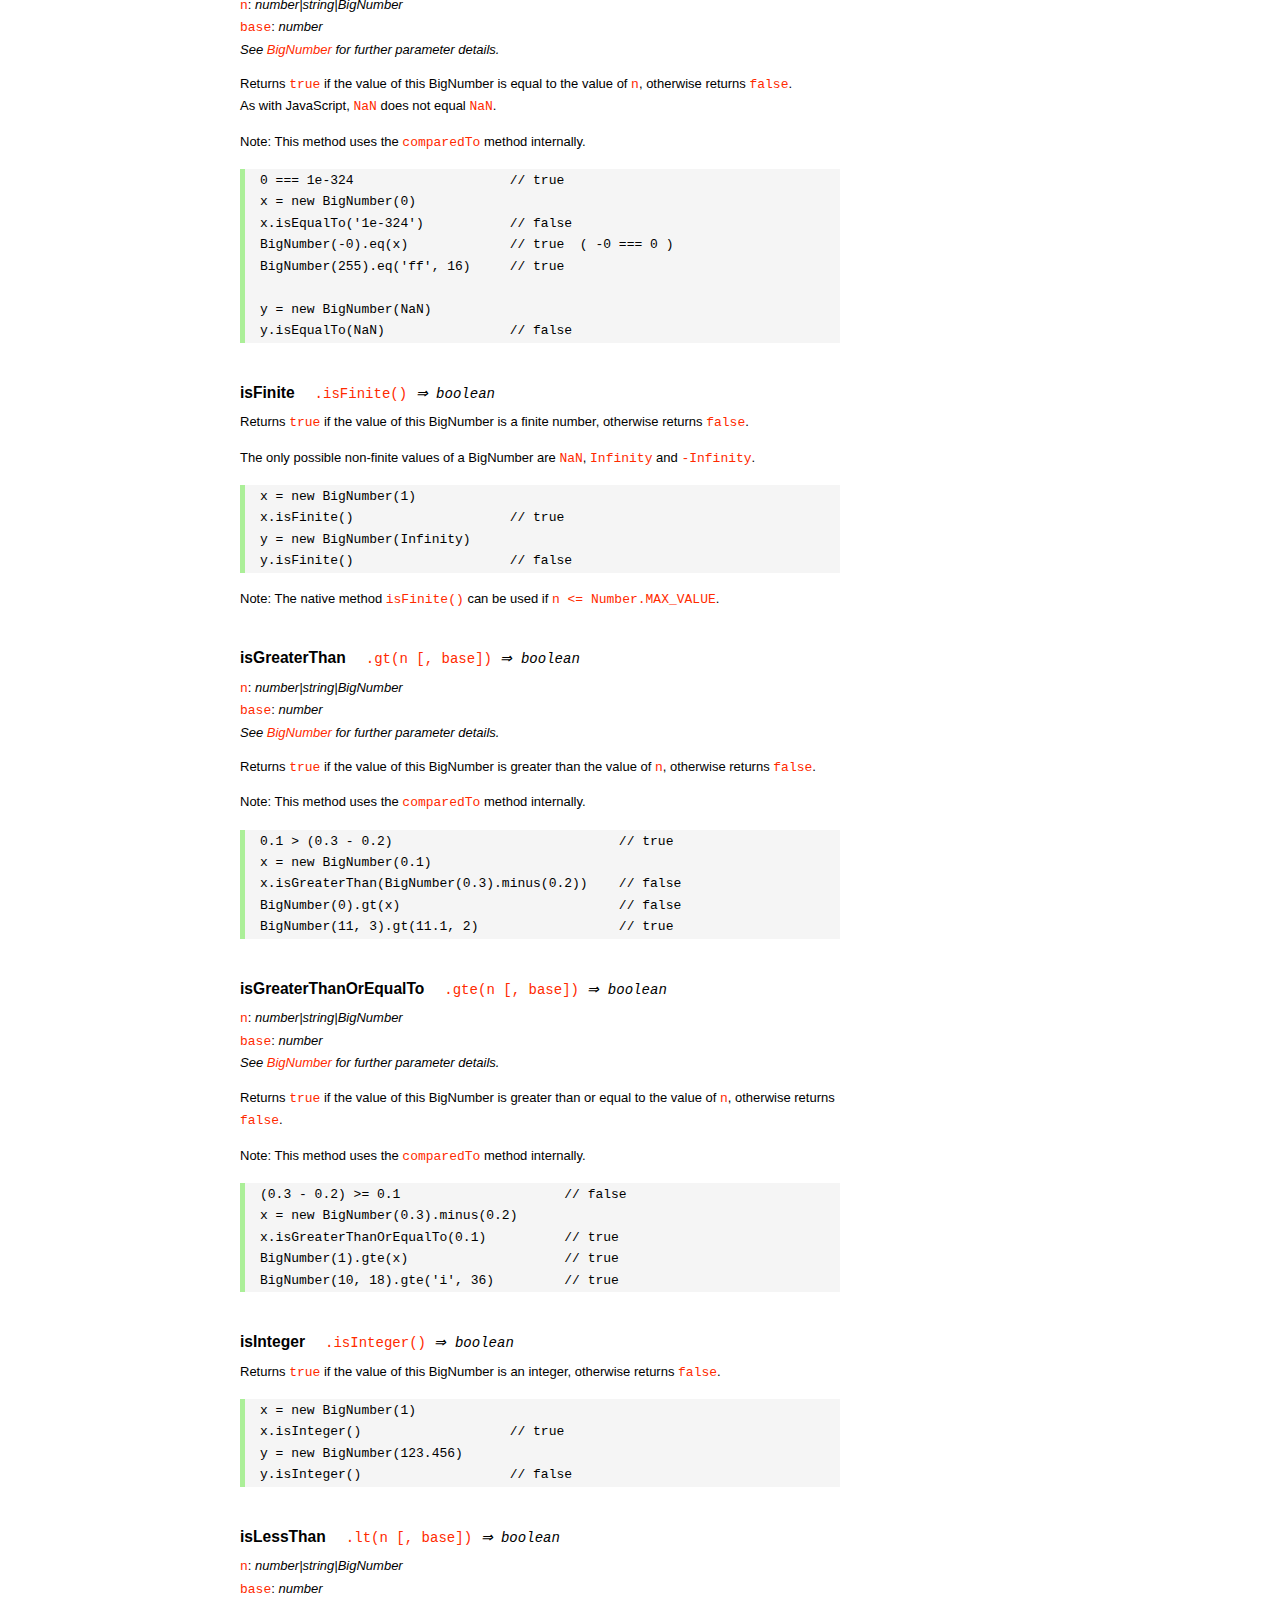
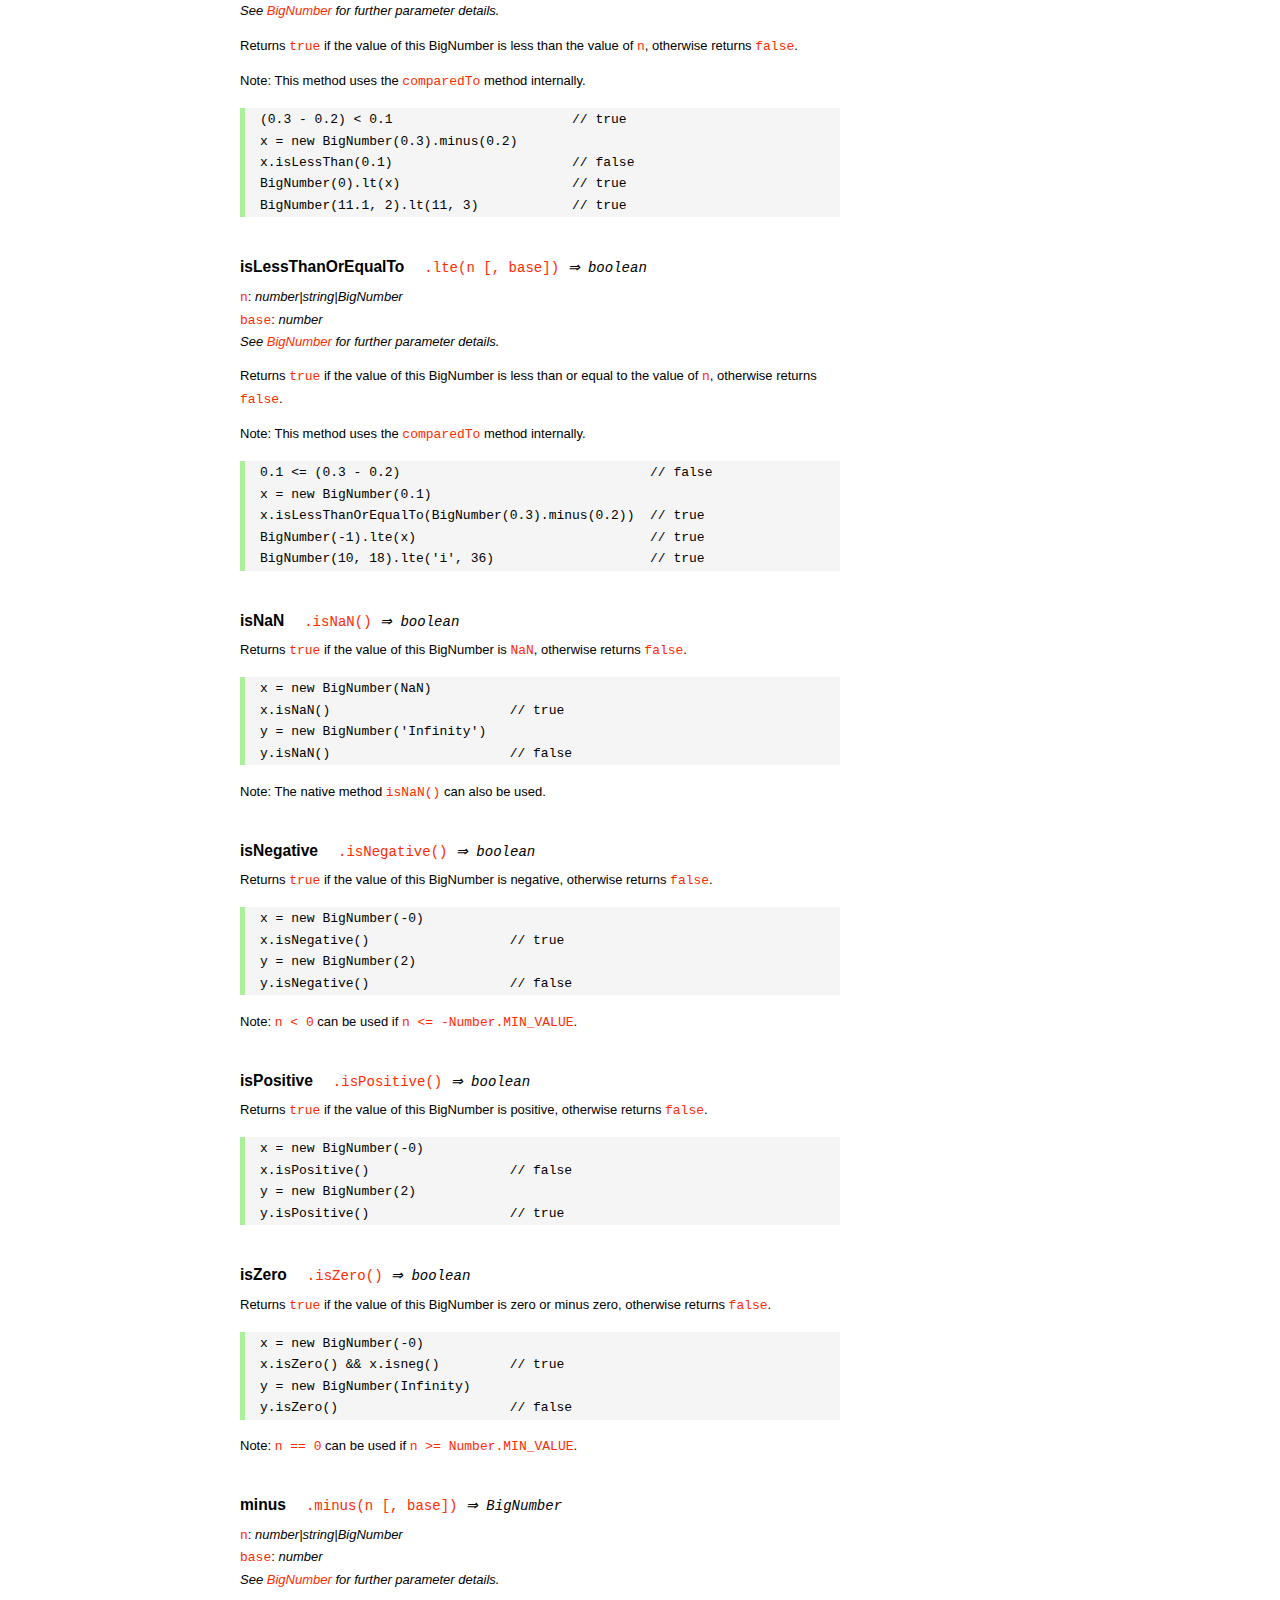
<file: node_modules/bignumber.js/doc/API.html>
<!DOCTYPE HTML>
<html>
<head>
<meta charset="utf-8">
<meta http-equiv="X-UA-Compatible" content="IE=edge">
<meta name="Author" content="M Mclaughlin">
<title>bignumber.js API</title>
<style>
html{font-size:100%}
body{background:#fff;font-family:"Helvetica Neue",Helvetica,Arial,sans-serif;font-size:13px;
  line-height:1.65em;min-height:100%;margin:0}
body,i{color:#000}
.nav{background:#fff;position:fixed;top:0;bottom:0;left:0;width:200px;overflow-y:auto;
  padding:15px 0 30px 15px}
div.container{width:600px;margin:50px 0 50px 240px}
p{margin:0 0 1em;width:600px}
pre,ul{margin:1em 0}
h1,h2,h3,h4,h5{margin:0;padding:1.5em 0 0}
h1,h2{padding:.75em 0}
h1{font:400 3em Verdana,sans-serif;color:#000;margin-bottom:1em}
h2{font-size:2.25em;color:#ff2a00}
h3{font-size:1.75em;color:#4dc71f}
h4{font-size:1.75em;color:#ff2a00;padding-bottom:.75em}
h5{font-size:1.2em;margin-bottom:.4em}
h6{font-size:1.1em;margin-bottom:0.8em;padding:0.5em 0}
dd{padding-top:.35em}
dt{padding-top:.5em}
b{font-weight:700}
dt b{font-size:1.3em}
a,a:visited{color:#ff2a00;text-decoration:none}
a:active,a:hover{outline:0;text-decoration:underline}
.nav a,.nav b,.nav a:visited{display:block;color:#ff2a00;font-weight:700; margin-top:15px}
.nav b{color:#4dc71f;margin-top:20px;cursor:default;width:auto}
ul{list-style-type:none;padding:0 0 0 20px}
.nav ul{line-height:14px;padding-left:0;margin:5px 0 0}
.nav ul a,.nav ul a:visited,span{display:inline;color:#000;font-family:Verdana,Geneva,sans-serif;
  font-size:11px;font-weight:400;margin:0}
.inset,ul.inset{margin-left:20px}
.inset{font-size:.9em}
.nav li{width:auto;margin:0 0 3px}
.alias{font-style:italic;margin-left:20px}
table{border-collapse:collapse;border-spacing:0;border:2px solid #a7dbd8;margin:1.75em 0;padding:0}
td,th{text-align:left;margin:0;padding:2px 5px;border:1px dotted #a7dbd8}
th{border-top:2px solid #a7dbd8;border-bottom:2px solid #a7dbd8;color:#ff2a00}
code,pre{font-family:Consolas, monaco, monospace;font-weight:400}
pre{background:#f5f5f5;white-space:pre-wrap;word-wrap:break-word;border-left:5px solid #abef98;
  padding:1px 0 1px 15px;margin:1.2em 0}
code,.nav-title{color:#ff2a00}
.end{margin-bottom:25px}
.centre{text-align:center}
.error-table{font-size:13px;width:100%}
#faq{margin:3em 0 0}
li span{float:right;margin-right:10px;color:#c0c0c0}
#js{font:inherit;color:#4dc71f}
</style>
</head>
<body>

  <div class="nav">

    <a class='nav-title' href="#">API</a>

    <b> CONSTRUCTOR </b>
    <ul>
      <li><a href="#bignumber">BigNumber</a></li>
    </ul>

    <a href="#methods">Methods</a>
    <ul>
      <li><a href="#clone">clone</a></li>
      <li><a href="#config" >config</a><span>set</span></li>
      <li>
        <ul class="inset">
          <li><a href="#decimal-places">DECIMAL_PLACES</a></li>
          <li><a href="#rounding-mode" >ROUNDING_MODE</a></li>
          <li><a href="#exponential-at">EXPONENTIAL_AT</a></li>
          <li><a href="#range"         >RANGE</a></li>
          <li><a href="#crypto"        >CRYPTO</a></li>
          <li><a href="#modulo-mode"   >MODULO_MODE</a></li>
          <li><a href="#pow-precision" >POW_PRECISION</a></li>
          <li><a href="#format"        >FORMAT</a></li>
          <li><a href="#alphabet"      >ALPHABET</a></li>
        </ul>
      </li>
      <li><a href="#isBigNumber">isBigNumber</a></li>
      <li><a href="#max"        >maximum</a><span>max</span></li>
      <li><a href="#min"        >minimum</a><span>min</span></li>
      <li><a href="#random"     >random</a></li>
    </ul>

    <a href="#constructor-properties">Properties</a>
    <ul>
      <li><a href="#round-up"        >ROUND_UP</a></li>
      <li><a href="#round-down"      >ROUND_DOWN</a></li>
      <li><a href="#round-ceil"      >ROUND_CEIL</a></li>
      <li><a href="#round-floor"     >ROUND_FLOOR</a></li>
      <li><a href="#round-half-up"   >ROUND_HALF_UP</a></li>
      <li><a href="#round-half-down" >ROUND_HALF_DOWN</a></li>
      <li><a href="#round-half-even" >ROUND_HALF_EVEN</a></li>
      <li><a href="#round-half-ceil" >ROUND_HALF_CEIL</a></li>
      <li><a href="#round-half-floor">ROUND_HALF_FLOOR</a></li>
    </ul>

    <b> INSTANCE </b>

    <a href="#prototype-methods">Methods</a>
    <ul>
      <li><a href="#abs"    >absoluteValue         </a><span>abs</span>  </li>
      <li><a href="#cmp"    >comparedTo            </a>                  </li>
      <li><a href="#dp"     >decimalPlaces         </a><span>dp</span>   </li>
      <li><a href="#div"    >dividedBy             </a><span>div</span>  </li>
      <li><a href="#divInt" >dividedToIntegerBy    </a><span>idiv</span> </li>
      <li><a href="#pow"    >exponentiatedBy       </a><span>pow</span>  </li>
      <li><a href="#int"    >integerValue          </a>                  </li>
      <li><a href="#eq"     >isEqualTo             </a><span>eq</span>   </li>
      <li><a href="#isF"    >isFinite              </a>                  </li>
      <li><a href="#gt"     >isGreaterThan         </a><span>gt</span>   </li>
      <li><a href="#gte"    >isGreaterThanOrEqualTo</a><span>gte</span>  </li>
      <li><a href="#isInt"  >isInteger             </a>                  </li>
      <li><a href="#lt"     >isLessThan            </a><span>lt</span>   </li>
      <li><a href="#lte"    >isLessThanOrEqualTo   </a><span>lte</span>  </li>
      <li><a href="#isNaN"  >isNaN                 </a>                  </li>
      <li><a href="#isNeg"  >isNegative            </a>                  </li>
      <li><a href="#isPos"  >isPositive            </a>                  </li>
      <li><a href="#isZ"    >isZero                </a>                  </li>
      <li><a href="#minus"  >minus                 </a>                  </li>
      <li><a href="#mod"    >modulo                </a><span>mod</span>  </li>
      <li><a href="#times"  >multipliedBy          </a><span>times</span></li>
      <li><a href="#neg"    >negated               </a>                  </li>
      <li><a href="#plus"   >plus                  </a>                  </li>
      <li><a href="#sd"     >precision             </a><span>sd</span>   </li>
      <li><a href="#shift"  >shiftedBy             </a>                  </li>
      <li><a href="#sqrt"   >squareRoot            </a><span>sqrt</span> </li>
      <li><a href="#toE"    >toExponential         </a>                  </li>
      <li><a href="#toFix"  >toFixed               </a>                  </li>
      <li><a href="#toFor"  >toFormat              </a>                  </li>
      <li><a href="#toFr"   >toFraction            </a>                  </li>
      <li><a href="#toJSON" >toJSON                </a>                  </li>
      <li><a href="#toN"    >toNumber              </a>                  </li>
      <li><a href="#toP"    >toPrecision           </a>                  </li>
      <li><a href="#toS"    >toString              </a>                  </li>
      <li><a href="#valueOf">valueOf               </a>                  </li>
    </ul>

    <a href="#instance-properties">Properties</a>
    <ul>
      <li><a href="#coefficient">c: coefficient</a></li>
      <li><a href="#exponent"   >e: exponent</a></li>
      <li><a href="#sign"       >s: sign</a></li>
    </ul>

    <a href="#zero-nan-infinity">Zero, NaN &amp; Infinity</a>
    <a href="#Errors">Errors</a>
    <a class='end' href="#faq">FAQ</a>

  </div>

  <div class="container">

    <h1>bignumber<span id='js'>.js</span></h1>

    <p>A JavaScript library for arbitrary-precision arithmetic.</p>
    <p><a href="https://github.com/MikeMcl/bignumber.js">Hosted on GitHub</a>. </p>

    <h2>API</h2>

    <p>
      See the <a href='https://github.com/MikeMcl/bignumber.js'>README</a> on GitHub for a
      quick-start introduction.
    </p>
    <p>
      In all examples below, <code>var</code> and semicolons are not shown, and if a commented-out
      value is in quotes it means <code>toString</code> has been called on the preceding expression.
    </p>


    <h3>CONSTRUCTOR</h3>


    <h5 id="bignumber">
      BigNumber<code class='inset'>BigNumber(n [, base]) <i>&rArr; BigNumber</i></code>
    </h5>
    <p>
      <code>n</code>: <i>number|string|BigNumber</i><br />
      <code>base</code>: <i>number</i>: integer, <code>2</code> to <code>36</code> inclusive. (See
      <a href='#alphabet'><code>ALPHABET</code></a> to extend this range).
    </p>
    <p>
      Returns a new instance of a BigNumber object with value <code>n</code>, where <code>n</code>
      is a numeric value in the specified <code>base</code>, or base <code>10</code> if
      <code>base</code> is omitted or is <code>null</code> or <code>undefined</code>.
    </p>
    <pre>
x = new BigNumber(123.4567)                // '123.4567'
// 'new' is optional
y = BigNumber(x)                           // '123.4567'</pre>
    <p>
      If <code>n</code> is a base <code>10</code> value it can be in normal (fixed-point) or
      exponential notation. Values in other bases must be in normal notation. Values in any base can
      have fraction digits, i.e. digits after the decimal point.
    </p>
    <pre>
new BigNumber(43210)                       // '43210'
new BigNumber('4.321e+4')                  // '43210'
new BigNumber('-735.0918e-430')            // '-7.350918e-428'
new BigNumber('123412421.234324', 5)       // '607236.557696'</pre>
    <p>
      Signed <code>0</code>, signed <code>Infinity</code> and <code>NaN</code> are supported.
    </p>
    <pre>
new BigNumber('-Infinity')                 // '-Infinity'
new BigNumber(NaN)                         // 'NaN'
new BigNumber(-0)                          // '0'
new BigNumber('.5')                        // '0.5'
new BigNumber('+2')                        // '2'</pre>
    <p>
      String values in hexadecimal literal form, e.g. <code>'0xff'</code>, are valid, as are
      string values with the octal and binary prefixs <code>'0o'</code> and <code>'0b'</code>.
      String values in octal literal form without the prefix will be interpreted as
      decimals, e.g. <code>'011'</code> is interpreted as 11, not 9.
    </p>
    <pre>
new BigNumber(-10110100.1, 2)              // '-180.5'
new BigNumber('-0b10110100.1')             // '-180.5'
new BigNumber('ff.8', 16)                  // '255.5'
new BigNumber('0xff.8')                    // '255.5'</pre>
    <p>
      If a base is specified, <code>n</code> is rounded according to the current
      <a href='#decimal-places'><code>DECIMAL_PLACES</code></a> and
      <a href='#rounding-mode'><code>ROUNDING_MODE</code></a> settings. <em>This includes base
      <code>10</code> so don't include a <code>base</code> parameter for decimal values unless
      this behaviour is wanted.</em>
    </p>
    <pre>BigNumber.config({ DECIMAL_PLACES: 5 })
new BigNumber(1.23456789)                  // '1.23456789'
new BigNumber(1.23456789, 10)              // '1.23457'</pre>
    <p>An error is thrown if <code>base</code> is invalid. See <a href='#Errors'>Errors</a>.</p>
    <p>
      There is no limit to the number of digits of a value of type <em>string</em> (other than
      that of JavaScript's maximum array size). See <a href='#range'><code>RANGE</code></a> to set
      the maximum and minimum possible exponent value of a BigNumber.
    </p>
    <pre>
new BigNumber('5032485723458348569331745.33434346346912144534543')
new BigNumber('4.321e10000000')</pre>
    <p>BigNumber <code>NaN</code> is returned if <code>n</code> is invalid
    (unless <code>BigNumber.DEBUG</code> is <code>true</code>, see below).</p>
    <pre>
new BigNumber('.1*')                       // 'NaN'
new BigNumber('blurgh')                    // 'NaN'
new BigNumber(9, 2)                        // 'NaN'</pre>
    <p>
      To aid in debugging, if <code>BigNumber.DEBUG</code> is <code>true</code> then an error will
      be thrown on an invalid <code>n</code>. An error will also be thrown if <code>n</code> is of
      type <em>number</em> with more than <code>15</code> significant digits, as calling
      <code><a href='#toS'>toString</a></code> or <code><a href='#valueOf'>valueOf</a></code> on
      these numbers may not result in the intended value.
    </p>
      <pre>
console.log(823456789123456.3)            //  823456789123456.2
new BigNumber(823456789123456.3)          // '823456789123456.2'
BigNumber.DEBUG = true
// '[BigNumber Error] Number primitive has more than 15 significant digits'
new BigNumber(823456789123456.3)
// '[BigNumber Error] Not a base 2 number'
new BigNumber(9, 2)</pre>




    <h4 id="methods">Methods</h4>
     <p>The static methods of a BigNumber constructor.</p>




    <h5 id="clone">clone
      <code class='inset'>.clone([object]) <i>&rArr; BigNumber constructor</i></code>
    </h5>
    <p><code>object</code>: <i>object</i></p>
    <p>
      Returns a new independent BigNumber constructor with configuration as described by
      <code>object</code> (see <a href='#config'><code>config</code></a>), or with the default
      configuration if <code>object</code> is <code>null</code> or <code>undefined</code>.
    </p>
    <p>
      Throws if <code>object</code> is not an object. See <a href='#Errors'>Errors</a>.
    </p>
    <pre>BigNumber.config({ DECIMAL_PLACES: 5 })
BN = BigNumber.clone({ DECIMAL_PLACES: 9 })

x = new BigNumber(1)
y = new BN(1)

x.div(3)                        // 0.33333
y.div(3)                        // 0.333333333

// BN = BigNumber.clone({ DECIMAL_PLACES: 9 }) is equivalent to:
BN = BigNumber.clone()
BN.config({ DECIMAL_PLACES: 9 })</pre>



    <h5 id="config">config<code class='inset'>set([object]) <i>&rArr; object</i></code></h5>
    <p>
      <code>object</code>: <i>object</i>: an object that contains some or all of the following
      properties.
    </p>
    <p>Configures the settings for this particular BigNumber constructor.</p>

    <dl class='inset'>
      <dt id="decimal-places"><code><b>DECIMAL_PLACES</b></code></dt>
      <dd>
        <i>number</i>: integer, <code>0</code> to <code>1e+9</code> inclusive<br />
        Default value: <code>20</code>
      </dd>
      <dd>
        The <u>maximum</u> number of decimal places of the results of operations involving
        division, i.e. division, square root and base conversion operations, and power
        operations with negative exponents.<br />
      </dd>
      <dd>
      <pre>BigNumber.config({ DECIMAL_PLACES: 5 })
BigNumber.set({ DECIMAL_PLACES: 5 })    // equivalent</pre>
      </dd>



      <dt id="rounding-mode"><code><b>ROUNDING_MODE</b></code></dt>
      <dd>
        <i>number</i>: integer, <code>0</code> to <code>8</code> inclusive<br />
        Default value: <code>4</code> <a href="#round-half-up">(<code>ROUND_HALF_UP</code>)</a>
      </dd>
      <dd>
        The rounding mode used in the above operations and the default rounding mode of
        <a href='#dp'><code>decimalPlaces</code></a>,
        <a href='#sd'><code>precision</code></a>,
        <a href='#toE'><code>toExponential</code></a>,
        <a href='#toFix'><code>toFixed</code></a>,
        <a href='#toFor'><code>toFormat</code></a> and
        <a href='#toP'><code>toPrecision</code></a>.
      </dd>
      <dd>The modes are available as enumerated properties of the BigNumber constructor.</dd>
       <dd>
      <pre>BigNumber.config({ ROUNDING_MODE: 0 })
BigNumber.set({ ROUNDING_MODE: BigNumber.ROUND_UP })    // equivalent</pre>
        </dd>



      <dt id="exponential-at"><code><b>EXPONENTIAL_AT</b></code></dt>
      <dd>
        <i>number</i>: integer, magnitude <code>0</code> to <code>1e+9</code> inclusive, or
        <br />
        <i>number</i>[]: [ integer <code>-1e+9</code> to <code>0</code> inclusive, integer
        <code>0</code> to <code>1e+9</code> inclusive ]<br />
        Default value: <code>[-7, 20]</code>
      </dd>
      <dd>
        The exponent value(s) at which <code>toString</code> returns exponential notation.
      </dd>
      <dd>
        If a single number is assigned, the value is the exponent magnitude.<br />
        If an array of two numbers is assigned then the first number is the negative exponent
        value at and beneath which exponential notation is used, and the second number is the
        positive exponent value at and above which the same.
      </dd>
      <dd>
        For example, to emulate JavaScript numbers in terms of the exponent values at which they
        begin to use exponential notation, use <code>[-7, 20]</code>.
      </dd>
      <dd>
      <pre>BigNumber.config({ EXPONENTIAL_AT: 2 })
new BigNumber(12.3)         // '12.3'        e is only 1
new BigNumber(123)          // '1.23e+2'
new BigNumber(0.123)        // '0.123'       e is only -1
new BigNumber(0.0123)       // '1.23e-2'

BigNumber.config({ EXPONENTIAL_AT: [-7, 20] })
new BigNumber(123456789)    // '123456789'   e is only 8
new BigNumber(0.000000123)  // '1.23e-7'

// Almost never return exponential notation:
BigNumber.config({ EXPONENTIAL_AT: 1e+9 })

// Always return exponential notation:
BigNumber.config({ EXPONENTIAL_AT: 0 })</pre>
      </dd>
      <dd>
        Regardless of the value of <code>EXPONENTIAL_AT</code>, the <code>toFixed</code> method
        will always return a value in normal notation and the <code>toExponential</code> method
        will always return a value in exponential form.
      </dd>
      <dd>
        Calling <code>toString</code> with a base argument, e.g. <code>toString(10)</code>, will
        also always return normal notation.
      </dd>



      <dt id="range"><code><b>RANGE</b></code></dt>
      <dd>
        <i>number</i>: integer, magnitude <code>1</code> to <code>1e+9</code> inclusive, or
        <br />
        <i>number</i>[]: [ integer <code>-1e+9</code> to <code>-1</code> inclusive, integer
        <code>1</code> to <code>1e+9</code> inclusive ]<br />
        Default value: <code>[-1e+9, 1e+9]</code>
      </dd>
      <dd>
        The exponent value(s) beyond which overflow to <code>Infinity</code> and underflow to
        zero occurs.
      </dd>
      <dd>
        If a single number is assigned, it is the maximum exponent magnitude: values wth a
        positive exponent of greater magnitude become <code>Infinity</code> and those with a
        negative exponent of greater magnitude become zero.
      <dd>
        If an array of two numbers is assigned then the first number is the negative exponent
        limit and the second number is the positive exponent limit.
      </dd>
      <dd>
        For example, to emulate JavaScript numbers in terms of the exponent values at which they
        become zero and <code>Infinity</code>, use <code>[-324, 308]</code>.
      </dd>
      <dd>
      <pre>BigNumber.config({ RANGE: 500 })
BigNumber.config().RANGE     // [ -500, 500 ]
new BigNumber('9.999e499')   // '9.999e+499'
new BigNumber('1e500')       // 'Infinity'
new BigNumber('1e-499')      // '1e-499'
new BigNumber('1e-500')      // '0'

BigNumber.config({ RANGE: [-3, 4] })
new BigNumber(99999)         // '99999'      e is only 4
new BigNumber(100000)        // 'Infinity'   e is 5
new BigNumber(0.001)         // '0.01'       e is only -3
new BigNumber(0.0001)        // '0'          e is -4</pre>
      </dd>
      <dd>
        The largest possible magnitude of a finite BigNumber is
        <code>9.999...e+1000000000</code>.<br />
        The smallest possible magnitude of a non-zero BigNumber is <code>1e-1000000000</code>.
      </dd>



      <dt id="crypto"><code><b>CRYPTO</b></code></dt>
      <dd>
        <i>boolean</i>: <code>true</code> or <code>false</code>.<br />
        Default value: <code>false</code>
      </dd>
      <dd>
        The value that determines whether cryptographically-secure pseudo-random number
        generation is used.
      </dd>
      <dd>
        If <code>CRYPTO</code> is set to <code>true</code> then the
        <a href='#random'><code>random</code></a> method will generate random digits using
        <code>crypto.getRandomValues</code> in browsers that support it, or
        <code>crypto.randomBytes</code> if using a version of Node.js that supports it.
      </dd>
      <dd>
        If neither function is supported by the host environment then attempting to set
        <code>CRYPTO</code> to <code>true</code> will fail and an exception will be thrown.
      </dd>
      <dd>
        If <code>CRYPTO</code> is <code>false</code> then the source of randomness used will be
        <code>Math.random</code> (which is assumed to generate at least <code>30</code> bits of
        randomness).
      </dd>
      <dd>See <a href='#random'><code>random</code></a>.</dd>
      <dd>
      <pre>BigNumber.config({ CRYPTO: true })
BigNumber.config().CRYPTO       // true
BigNumber.random()              // 0.54340758610486147524</pre>
      </dd>



      <dt id="modulo-mode"><code><b>MODULO_MODE</b></code></dt>
      <dd>
        <i>number</i>: integer, <code>0</code> to <code>9</code> inclusive<br />
        Default value: <code>1</code> (<a href="#round-down"><code>ROUND_DOWN</code></a>)
      </dd>
      <dd>The modulo mode used when calculating the modulus: <code>a mod n</code>.</dd>
      <dd>
        The quotient, <code>q = a / n</code>, is calculated according to the
        <a href='#rounding-mode'><code>ROUNDING_MODE</code></a> that corresponds to the chosen
        <code>MODULO_MODE</code>.
      </dd>
      <dd>The remainder, <code>r</code>, is calculated as: <code>r = a - n * q</code>.</dd>
      <dd>
        The modes that are most commonly used for the modulus/remainder operation are shown in
        the following table. Although the other rounding modes can be used, they may not give
        useful results.
      </dd>
      <dd>
        <table>
          <tr><th>Property</th><th>Value</th><th>Description</th></tr>
          <tr>
            <td><b>ROUND_UP</b></td><td class='centre'>0</td>
            <td>
              The remainder is positive if the dividend is negative, otherwise it is negative.
            </td>
          </tr>
          <tr>
            <td><b>ROUND_DOWN</b></td><td class='centre'>1</td>
            <td>
              The remainder has the same sign as the dividend.<br />
              This uses 'truncating division' and matches the behaviour of JavaScript's
              remainder operator <code>%</code>.
            </td>
          </tr>
          <tr>
            <td><b>ROUND_FLOOR</b></td><td class='centre'>3</td>
            <td>
              The remainder has the same sign as the divisor.<br />
              This matches Python's <code>%</code> operator.
            </td>
          </tr>
          <tr>
            <td><b>ROUND_HALF_EVEN</b></td><td class='centre'>6</td>
            <td>The <i>IEEE 754</i> remainder function.</td>
          </tr>
           <tr>
             <td><b>EUCLID</b></td><td class='centre'>9</td>
             <td>
               The remainder is always positive. Euclidian division: <br />
               <code>q = sign(n) * floor(a / abs(n))</code>
             </td>
           </tr>
        </table>
      </dd>
      <dd>
        The rounding/modulo modes are available as enumerated properties of the BigNumber
        constructor.
      </dd>
      <dd>See <a href='#mod'><code>modulo</code></a>.</dd>
      <dd>
        <pre>BigNumber.config({ MODULO_MODE: BigNumber.EUCLID })
BigNumber.config({ MODULO_MODE: 9 })          // equivalent</pre>
      </dd>



      <dt id="pow-precision"><code><b>POW_PRECISION</b></code></dt>
      <dd>
        <i>number</i>: integer, <code>0</code> to <code>1e+9</code> inclusive.<br />
        Default value: <code>0</code>
      </dd>
      <dd>
        The <i>maximum</i> precision, i.e. number of significant digits, of the result of the power
        operation (unless a modulus is specified).
      </dd>
      <dd>If set to <code>0</code>, the number of significant digits will not be limited.</dd>
      <dd>See <a href='#pow'><code>exponentiatedBy</code></a>.</dd>
      <dd><pre>BigNumber.config({ POW_PRECISION: 100 })</pre></dd>



      <dt id="format"><code><b>FORMAT</b></code></dt>
      <dd><i>object</i></dd>
      <dd>
        The <code>FORMAT</code> object configures the format of the string returned by the
        <a href='#toFor'><code>toFormat</code></a> method.
      </dd>
      <dd>
        The example below shows the properties of the <code>FORMAT</code> object that are
        recognised, and their default values.
      </dd>
      <dd>
         Unlike the other configuration properties, the values of the properties of the
         <code>FORMAT</code> object will not be checked for validity. The existing
         <code>FORMAT</code> object will simply be replaced by the object that is passed in.
         The object can include any number of the properties shown below.
      </dd>
      <dd>See <a href='#toFor'><code>toFormat</code></a> for examples of usage.</dd>
      <dd>
      <pre>
BigNumber.config({
    FORMAT: {
        // the decimal separator
        decimalSeparator: '.',
        // the grouping separator of the integer part
        groupSeparator: ',',
        // the primary grouping size of the integer part
        groupSize: 3,
        // the secondary grouping size of the integer part
        secondaryGroupSize: 0,
        // the grouping separator of the fraction part
        fractionGroupSeparator: ' ',
        // the grouping size of the fraction part
        fractionGroupSize: 0
    }
});</pre>
      </dd>



      <dt id="alphabet"><code><b>ALPHABET</b></code></dt>
      <dd>
        <i>string</i><br />
        Default value: <code>'0123456789abcdefghijklmnopqrstuvwxyz'</code>
      </dd>
      <dd>
        The alphabet used for base conversion. The length of the alphabet corresponds to the
        maximum value of the base argument that can be passed to the
        <a href='#bignumber'><code>BigNumber</code></a> constructor or
        <a href='#toS'><code>toString</code></a>.
      </dd>
      <dd>
        There is no maximum length for the alphabet, but it must be at least 2 characters long, and
        it must not contain a repeated character, or <code>'.'</code>, as that is used as the
        decimal separator for all values whatever their base.
      </dd>
      <dd>
        <pre>// duodecimal (base 12)
BigNumber.config({ ALPHABET: '0123456789TE' })
x = new BigNumber('T', 12)
x.toString()                // '10'
x.toString(12)              // 'T'</pre>
      </dd>



    </dl>
    <br /><br />
    <p>Returns an object with the above properties and their current values.</p>
    <p>
      Throws if <code>object</code> is not an object, or if an invalid value is assigned to
      one or more of the above properties. See <a href='#Errors'>Errors</a>.
    </p>
    <pre>
BigNumber.config({
    DECIMAL_PLACES: 40,
    ROUNDING_MODE: BigNumber.ROUND_HALF_CEIL,
    EXPONENTIAL_AT: [-10, 20],
    RANGE: [-500, 500],
    CRYPTO: true,
    MODULO_MODE: BigNumber.ROUND_FLOOR,
    POW_PRECISION: 80,
    FORMAT: {
        groupSize: 3,
        groupSeparator: ' ',
        decimalSeparator: ','
    },
    ALPHABET: '0123456789abcdefghijklmnopqrstuvwxyzABCDEFGHIJKLMNOPQRSTUVWXYZ$_'
});

obj = BigNumber.config();
obj.DECIMAL_PLACES        // 40
obj.RANGE                 // [-500, 500]</pre>



    <h5 id="isBigNumber">
      isBigNumber<code class='inset'>.isBigNumber(value) <i>&rArr; boolean</i></code>
    </h5>
    <p><code>value</code>: <i>any</i><br /></p>
    <p>
      Returns <code>true</code> if <code>value</code> is a BigNumber instance, otherwise returns
      <code>false</code>.
    </p>
      <pre>x = 42
y = new BigNumber(x)

BigNumber.isBigNumber(x)             // false
y instanceof BigNumber               // true
BigNumber.isBigNumber(y)             // true

BN = BigNumber.clone();
z = new BN(x)
z instanceof BigNumber               // false
BigNumber.isBigNumber(z)             // true</pre>



    <h5 id="max">
      maximum<code class='inset'>.max([arg1 [, arg2, ...]]) <i>&rArr; BigNumber</i></code>
    </h5>
    <p>
      <code>arg1</code>, <code>arg2</code>, ...: <i>number|string|BigNumber</i><br />
      <i>See <code><a href="#bignumber">BigNumber</a></code> for further parameter details.</i>
    </p>
    <p>
      Returns a BigNumber whose value is the maximum of <code>arg1</code>,
      <code>arg2</code>,... .
    </p>
    <p>The argument to this method can also be an array of values.</p>
    <p>The return value is always exact and unrounded.</p>
    <pre>x = new BigNumber('3257869345.0378653')
BigNumber.maximum(4e9, x, '123456789.9')      // '4000000000'

arr = [12, '13', new BigNumber(14)]
BigNumber.max(arr)                            // '14'</pre>



    <h5 id="min">
      minimum<code class='inset'>.min([arg1 [, arg2, ...]]) <i>&rArr; BigNumber</i></code>
    </h5>
    <p>
      <code>arg1</code>, <code>arg2</code>, ...: <i>number|string|BigNumber</i><br />
      <i>See <code><a href="#bignumber">BigNumber</a></code> for further parameter details.</i>
    </p>
    <p>
      Returns a BigNumber whose value is the minimum of <code>arg1</code>,
      <code>arg2</code>,... .
    </p>
    <p>The argument to this method can also be an array of values.</p>
    <p>The return value is always exact and unrounded.</p>
    <pre>x = new BigNumber('3257869345.0378653')
BigNumber.minimum(4e9, x, '123456789.9')      // '123456789.9'

arr = [2, new BigNumber(-14), '-15.9999', -12]
BigNumber.min(arr)                            // '-15.9999'</pre>



    <h5 id="random">
      random<code class='inset'>.random([dp]) <i>&rArr; BigNumber</i></code>
    </h5>
    <p><code>dp</code>: <i>number</i>: integer, <code>0</code> to <code>1e+9</code> inclusive</p>
    <p>
      Returns a new BigNumber with a pseudo-random value equal to or greater than <code>0</code> and
      less than <code>1</code>.
    </p>
    <p>
      The return value will have <code>dp</code> decimal places (or less if trailing zeros are
      produced).<br />
      If <code>dp</code> is omitted then the number of decimal places will default to the current
      <a href='#decimal-places'><code>DECIMAL_PLACES</code></a> setting.
    </p>
    <p>
      Depending on the value of this BigNumber constructor's
      <a href='#crypto'><code>CRYPTO</code></a> setting and the support for the
      <code>crypto</code> object in the host environment, the random digits of the return value are
      generated by either <code>Math.random</code> (fastest), <code>crypto.getRandomValues</code>
      (Web Cryptography API in recent browsers) or <code>crypto.randomBytes</code> (Node.js).
    </p>
    <p>
      If <a href='#crypto'><code>CRYPTO</code></a> is <code>true</code>, i.e. one of the
      <code>crypto</code> methods is to be used, the value of a returned BigNumber should be
      cryptographically-secure and statistically indistinguishable from a random value.
    </p>
    <p>
      Throws if <code>dp</code> is invalid. See <a href='#Errors'>Errors</a>.
    </p>
    <pre>BigNumber.config({ DECIMAL_PLACES: 10 })
BigNumber.random()              // '0.4117936847'
BigNumber.random(20)            // '0.78193327636914089009'</pre>



    <h4 id="constructor-properties">Properties</h4>
    <p>
      The library's enumerated rounding modes are stored as properties of the constructor.<br />
      (They are not referenced internally by the library itself.)
    </p>
    <p>
      Rounding modes <code>0</code> to <code>6</code> (inclusive) are the same as those of Java's
      BigDecimal class.
    </p>
    <table>
      <tr>
        <th>Property</th>
        <th>Value</th>
        <th>Description</th>
      </tr>
      <tr>
        <td id="round-up"><b>ROUND_UP</b></td>
        <td class='centre'>0</td>
        <td>Rounds away from zero</td>
      </tr>
      <tr>
        <td id="round-down"><b>ROUND_DOWN</b></td>
        <td class='centre'>1</td>
        <td>Rounds towards zero</td>
      </tr>
      <tr>
        <td id="round-ceil"><b>ROUND_CEIL</b></td>
        <td class='centre'>2</td>
        <td>Rounds towards <code>Infinity</code></td>
      </tr>
      <tr>
        <td id="round-floor"><b>ROUND_FLOOR</b></td>
        <td class='centre'>3</td>
        <td>Rounds towards <code>-Infinity</code></td>
      </tr>
      <tr>
        <td id="round-half-up"><b>ROUND_HALF_UP</b></td>
        <td class='centre'>4</td>
        <td>
          Rounds towards nearest neighbour.<br />
          If equidistant, rounds away from zero
        </td>
      </tr>
      <tr>
        <td id="round-half-down"><b>ROUND_HALF_DOWN</b></td>
        <td class='centre'>5</td>
        <td>
          Rounds towards nearest neighbour.<br />
          If equidistant, rounds towards zero
        </td>
      </tr>
      <tr>
        <td id="round-half-even"><b>ROUND_HALF_EVEN</b></td>
        <td class='centre'>6</td>
        <td>
          Rounds towards nearest neighbour.<br />
          If equidistant, rounds towards even neighbour
        </td>
      </tr>
      <tr>
        <td id="round-half-ceil"><b>ROUND_HALF_CEIL</b></td>
        <td class='centre'>7</td>
        <td>
          Rounds towards nearest neighbour.<br />
          If equidistant, rounds towards <code>Infinity</code>
        </td>
      </tr>
      <tr>
        <td id="round-half-floor"><b>ROUND_HALF_FLOOR</b></td>
        <td class='centre'>8</td>
        <td>
          Rounds towards nearest neighbour.<br />
          If equidistant, rounds towards <code>-Infinity</code>
        </td>
      </tr>
    </table>
    <pre>
BigNumber.config({ ROUNDING_MODE: BigNumber.ROUND_CEIL })
BigNumber.config({ ROUNDING_MODE: 2 })     // equivalent</pre>


    <h3>INSTANCE</h3>

    <h4 id="prototype-methods">Methods</h4>
    <p>The methods inherited by a BigNumber instance from its constructor's prototype object.</p>
    <p>A BigNumber is immutable in the sense that it is not changed by its methods. </p>
    <p>
      The treatment of &plusmn;<code>0</code>, &plusmn;<code>Infinity</code> and <code>NaN</code> is
      consistent with how JavaScript treats these values.
    </p>
    <p>Many method names have a shorter alias.</p>



    <h5 id="abs">absoluteValue<code class='inset'>.abs() <i>&rArr; BigNumber</i></code></h5>
    <p>
      Returns a BigNumber whose value is the absolute value, i.e. the magnitude, of the value of
      this BigNumber.
    </p>
    <p>The return value is always exact and unrounded.</p>
    <pre>
x = new BigNumber(-0.8)
y = x.absoluteValue()           // '0.8'
z = y.abs()                     // '0.8'</pre>



    <h5 id="cmp">
      comparedTo<code class='inset'>.comparedTo(n [, base]) <i>&rArr; number</i></code>
    </h5>
    <p>
      <code>n</code>: <i>number|string|BigNumber</i><br />
      <code>base</code>: <i>number</i><br />
      <i>See <a href="#bignumber">BigNumber</a> for further parameter details.</i>
    </p>
    <table>
      <tr><th>Returns</th><th>&nbsp;</th></tr>
      <tr>
        <td class='centre'><code>1</code></td>
        <td>If the value of this BigNumber is greater than the value of <code>n</code></td>
      </tr>
      <tr>
        <td class='centre'><code>-1</code></td>
        <td>If the value of this BigNumber is less than the value of <code>n</code></td>
      </tr>
      <tr>
        <td class='centre'><code>0</code></td>
        <td>If this BigNumber and <code>n</code> have the same value</td>
      </tr>
       <tr>
        <td class='centre'><code>null</code></td>
        <td>If the value of either this BigNumber or <code>n</code> is <code>NaN</code></td>
      </tr>
    </table>
    <pre>
x = new BigNumber(Infinity)
y = new BigNumber(5)
x.comparedTo(y)                 // 1
x.comparedTo(x.minus(1))        // 0
y.comparedTo(NaN)               // null
y.comparedTo('110', 2)          // -1</pre>



    <h5 id="dp">
      decimalPlaces<code class='inset'>.dp([dp [, rm]]) <i>&rArr; BigNumber|number</i></code>
    </h5>
    <p>
      <code>dp</code>: <i>number</i>: integer, <code>0</code> to <code>1e+9</code> inclusive<br />
      <code>rm</code>: <i>number</i>: integer, <code>0</code> to <code>8</code> inclusive
    </p>
    <p>
      If <code>dp</code> is a number, returns a BigNumber whose value is the value of this BigNumber
      rounded by rounding mode <code>rm</code> to a maximum of <code>dp</code> decimal places.
    </p>
    <p>
      If <code>dp</code> is omitted, or is <code>null</code> or <code>undefined</code>, the return
      value is the number of decimal places of the value of this BigNumber, or <code>null</code> if
      the value of this BigNumber is &plusmn;<code>Infinity</code> or <code>NaN</code>.
    </p>
    <p>
      If <code>rm</code> is omitted, or is <code>null</code> or <code>undefined</code>,
      <a href='#rounding-mode'><code>ROUNDING_MODE</code></a> is used.
    </p>
    <p>
      Throws if <code>dp</code> or <code>rm</code> is invalid. See <a href='#Errors'>Errors</a>.
    </p>
    <pre>
x = new BigNumber(1234.56)
x.decimalPlaces(1)                     // '1234.6'
x.dp()                                 // 2
x.decimalPlaces(2)                     // '1234.56'
x.dp(10)                               // '1234.56'
x.decimalPlaces(0, 1)                  // '1234'
x.dp(0, 6)                             // '1235'
x.decimalPlaces(1, 1)                  // '1234.5'
x.dp(1, BigNumber.ROUND_HALF_EVEN)     // '1234.6'
x                                      // '1234.56'
y = new BigNumber('9.9e-101')
y.dp()                                 // 102</pre>



    <h5 id="div">dividedBy<code class='inset'>.div(n [, base]) <i>&rArr; BigNumber</i></code>
    </h5>
    <p>
      <code>n</code>: <i>number|string|BigNumber</i><br />
      <code>base</code>: <i>number</i><br />
      <i>See <a href="#bignumber">BigNumber</a> for further parameter details.</i>
    </p>
    <p>
      Returns a BigNumber whose value is the value of this BigNumber divided by
      <code>n</code>, rounded according to the current
      <a href='#decimal-places'><code>DECIMAL_PLACES</code></a> and
      <a href='#rounding-mode'><code>ROUNDING_MODE</code></a> settings.
    </p>
    <pre>
x = new BigNumber(355)
y = new BigNumber(113)
x.dividedBy(y)                  // '3.14159292035398230088'
x.div(5)                        // '71'
x.div(47, 16)                   // '5'</pre>



    <h5 id="divInt">
      dividedToIntegerBy<code class='inset'>.idiv(n [, base]) &rArr;
      <i>BigNumber</i></code>
    </h5>
    <p>
      <code>n</code>: <i>number|string|BigNumber</i><br />
      <code>base</code>: <i>number</i><br />
      <i>See <a href="#bignumber">BigNumber</a> for further parameter details.</i>
    </p>
    <p>
      Returns a BigNumber whose value is the integer part of dividing the value of this BigNumber by
      <code>n</code>.
    </p>
    <pre>
x = new BigNumber(5)
y = new BigNumber(3)
x.dividedToIntegerBy(y)         // '1'
x.idiv(0.7)                     // '7'
x.idiv('0.f', 16)               // '5'</pre>



    <h5 id="pow">
      exponentiatedBy<code class='inset'>.pow(n [, m]) <i>&rArr; BigNumber</i></code>
    </h5>
    <p>
      <code>n</code>: <i>number|string|BigNumber</i>: integer<br />
      <code>m</code>: <i>number|string|BigNumber</i>
    </p>
    <p>
      Returns a BigNumber whose value is the value of this BigNumber exponentiated by
      <code>n</code>, i.e. raised to the power <code>n</code>, and optionally modulo a modulus
      <code>m</code>.
    </p>
    <p>
      Throws if <code>n</code> is not an integer. See <a href='#Errors'>Errors</a>.
    </p>
    <p>
      If <code>n</code> is negative the result is rounded according to the current
      <a href='#decimal-places'><code>DECIMAL_PLACES</code></a> and
      <a href='#rounding-mode'><code>ROUNDING_MODE</code></a> settings.
    </p>
    <p>
      As the number of digits of the result of the power operation can grow so large so quickly,
      e.g. 123.456<sup>10000</sup> has over <code>50000</code> digits, the number of significant
      digits calculated is limited to the value of the
      <a href='#pow-precision'><code>POW_PRECISION</code></a> setting (unless a modulus
      <code>m</code> is specified).
    </p>
    <p>
      By default <a href='#pow-precision'><code>POW_PRECISION</code></a> is set to <code>0</code>.
      This means that an unlimited number of significant digits will be calculated, and that the
      method's performance will decrease dramatically for larger exponents.
    </p>
    <p>
      If <code>m</code> is specified and the value of <code>m</code>, <code>n</code> and this
      BigNumber are integers, and <code>n</code> is positive, then a fast modular exponentiation
      algorithm is used, otherwise the operation will be performed as
      <code>x.exponentiatedBy(n).modulo(m)</code> with a
      <a href='#pow-precision'><code>POW_PRECISION</code></a> of <code>0</code>.
    </p>
    <pre>
Math.pow(0.7, 2)                // 0.48999999999999994
x = new BigNumber(0.7)
x.exponentiatedBy(2)            // '0.49'
BigNumber(3).pow(-2)            // '0.11111111111111111111'</pre>



    <h5 id="int">
      integerValue<code class='inset'>.integerValue([rm]) <i>&rArr; BigNumber</i></code>
    </h5>
    <p>
      <code>rm</code>: <i>number</i>: integer, <code>0</code> to <code>8</code> inclusive
    </p>
   <p>
      Returns a BigNumber whose value is the value of this BigNumber rounded to an integer using
      rounding mode <code>rm</code>.
    </p>
    <p>
      If <code>rm</code> is omitted, or is <code>null</code> or <code>undefined</code>,
      <a href='#rounding-mode'><code>ROUNDING_MODE</code></a> is used.
    </p>
    <p>
      Throws if <code>rm</code> is invalid. See <a href='#Errors'>Errors</a>.
    </p>
    <pre>
x = new BigNumber(123.456)
x.integerValue()                        // '123'
x.integerValue(BigNumber.ROUND_CEIL)    // '124'
y = new BigNumber(-12.7)
y.integerValue()                        // '-13'
y.integerValue(BigNumber.ROUND_DOWN)    // '-12'</pre>
    <p>
      The following is an example of how to add a prototype method that emulates JavaScript's
      <code>Math.round</code> function. <code>Math.ceil</code>, <code>Math.floor</code> and
      <code>Math.trunc</code> can be emulated in the same way with
      <code>BigNumber.ROUND_CEIL</code>, <code>BigNumber.ROUND_FLOOR</code> and
      <code> BigNumber.ROUND_DOWN</code> respectively.
    </p>
    <pre>
BigNumber.prototype.round = function (n) {
  return n.integerValue(BigNumber.ROUND_HALF_CEIL);
};
x.round()                               // '123'</pre>



    <h5 id="eq">isEqualTo<code class='inset'>.eq(n [, base]) <i>&rArr; boolean</i></code></h5>
    <p>
      <code>n</code>: <i>number|string|BigNumber</i><br />
      <code>base</code>: <i>number</i><br />
      <i>See <a href="#bignumber">BigNumber</a> for further parameter details.</i>
    </p>
    <p>
      Returns <code>true</code> if the value of this BigNumber is equal to the value of
      <code>n</code>, otherwise returns <code>false</code>.<br />
      As with JavaScript, <code>NaN</code> does not equal <code>NaN</code>.
    </p>
    <p>Note: This method uses the <a href='#cmp'><code>comparedTo</code></a> method internally.</p>
    <pre>
0 === 1e-324                    // true
x = new BigNumber(0)
x.isEqualTo('1e-324')           // false
BigNumber(-0).eq(x)             // true  ( -0 === 0 )
BigNumber(255).eq('ff', 16)     // true

y = new BigNumber(NaN)
y.isEqualTo(NaN)                // false</pre>



    <h5 id="isF">isFinite<code class='inset'>.isFinite() <i>&rArr; boolean</i></code></h5>
    <p>
      Returns <code>true</code> if the value of this BigNumber is a finite number, otherwise
      returns <code>false</code>.
    </p>
    <p>
      The only possible non-finite values of a BigNumber are <code>NaN</code>, <code>Infinity</code>
      and <code>-Infinity</code>.
    </p>
    <pre>
x = new BigNumber(1)
x.isFinite()                    // true
y = new BigNumber(Infinity)
y.isFinite()                    // false</pre>
    <p>
      Note: The native method <code>isFinite()</code> can be used if
      <code>n &lt;= Number.MAX_VALUE</code>.
    </p>



    <h5 id="gt">isGreaterThan<code class='inset'>.gt(n [, base]) <i>&rArr; boolean</i></code></h5>
    <p>
      <code>n</code>: <i>number|string|BigNumber</i><br />
      <code>base</code>: <i>number</i><br />
      <i>See <a href="#bignumber">BigNumber</a> for further parameter details.</i>
    </p>
    <p>
      Returns <code>true</code> if the value of this BigNumber is greater than the value of
      <code>n</code>, otherwise returns <code>false</code>.
    </p>
    <p>Note: This method uses the <a href='#cmp'><code>comparedTo</code></a> method internally.</p>
    <pre>
0.1 &gt; (0.3 - 0.2)                             // true
x = new BigNumber(0.1)
x.isGreaterThan(BigNumber(0.3).minus(0.2))    // false
BigNumber(0).gt(x)                            // false
BigNumber(11, 3).gt(11.1, 2)                  // true</pre>



    <h5 id="gte">
      isGreaterThanOrEqualTo<code class='inset'>.gte(n [, base]) <i>&rArr; boolean</i></code>
    </h5>
    <p>
      <code>n</code>: <i>number|string|BigNumber</i><br />
      <code>base</code>: <i>number</i><br />
      <i>See <a href="#bignumber">BigNumber</a> for further parameter details.</i>
    </p>
    <p>
      Returns <code>true</code> if the value of this BigNumber is greater than or equal to the value
      of <code>n</code>, otherwise returns <code>false</code>.
    </p>
    <p>Note: This method uses the <a href='#cmp'><code>comparedTo</code></a> method internally.</p>
    <pre>
(0.3 - 0.2) &gt;= 0.1                     // false
x = new BigNumber(0.3).minus(0.2)
x.isGreaterThanOrEqualTo(0.1)          // true
BigNumber(1).gte(x)                    // true
BigNumber(10, 18).gte('i', 36)         // true</pre>



    <h5 id="isInt">isInteger<code class='inset'>.isInteger() <i>&rArr; boolean</i></code></h5>
    <p>
      Returns <code>true</code> if the value of this BigNumber is an integer, otherwise returns
      <code>false</code>.
    </p>
    <pre>
x = new BigNumber(1)
x.isInteger()                   // true
y = new BigNumber(123.456)
y.isInteger()                   // false</pre>



    <h5 id="lt">isLessThan<code class='inset'>.lt(n [, base]) <i>&rArr; boolean</i></code></h5>
    <p>
      <code>n</code>: <i>number|string|BigNumber</i><br />
      <code>base</code>: <i>number</i><br />
      <i>See <a href="#bignumber">BigNumber</a> for further parameter details.</i>
    </p>
    <p>
      Returns <code>true</code> if the value of this BigNumber is less than the value of
      <code>n</code>, otherwise returns <code>false</code>.
    </p>
     <p>Note: This method uses the <a href='#cmp'><code>comparedTo</code></a> method internally.</p>
    <pre>
(0.3 - 0.2) &lt; 0.1                       // true
x = new BigNumber(0.3).minus(0.2)
x.isLessThan(0.1)                       // false
BigNumber(0).lt(x)                      // true
BigNumber(11.1, 2).lt(11, 3)            // true</pre>



    <h5 id="lte">
      isLessThanOrEqualTo<code class='inset'>.lte(n [, base]) <i>&rArr; boolean</i></code>
    </h5>
    <p>
      <code>n</code>: <i>number|string|BigNumber</i><br />
      <code>base</code>: <i>number</i><br />
      <i>See <a href="#bignumber">BigNumber</a> for further parameter details.</i>
    </p>
    <p>
      Returns <code>true</code> if the value of this BigNumber is less than or equal to the value of
      <code>n</code>, otherwise returns <code>false</code>.
    </p>
    <p>Note: This method uses the <a href='#cmp'><code>comparedTo</code></a> method internally.</p>
    <pre>
0.1 &lt;= (0.3 - 0.2)                                // false
x = new BigNumber(0.1)
x.isLessThanOrEqualTo(BigNumber(0.3).minus(0.2))  // true
BigNumber(-1).lte(x)                              // true
BigNumber(10, 18).lte('i', 36)                    // true</pre>



    <h5 id="isNaN">isNaN<code class='inset'>.isNaN() <i>&rArr; boolean</i></code></h5>
    <p>
      Returns <code>true</code> if the value of this BigNumber is <code>NaN</code>, otherwise
      returns <code>false</code>.
    </p>
    <pre>
x = new BigNumber(NaN)
x.isNaN()                       // true
y = new BigNumber('Infinity')
y.isNaN()                       // false</pre>
    <p>Note: The native method <code>isNaN()</code> can also be used.</p>



    <h5 id="isNeg">isNegative<code class='inset'>.isNegative() <i>&rArr; boolean</i></code></h5>
    <p>
      Returns <code>true</code> if the value of this BigNumber is negative, otherwise returns
      <code>false</code>.
    </p>
    <pre>
x = new BigNumber(-0)
x.isNegative()                  // true
y = new BigNumber(2)
y.isNegative()                  // false</pre>
    <p>Note: <code>n &lt; 0</code> can be used if <code>n &lt;= -Number.MIN_VALUE</code>.</p>



    <h5 id="isPos">isPositive<code class='inset'>.isPositive() <i>&rArr; boolean</i></code></h5>
    <p>
      Returns <code>true</code> if the value of this BigNumber is positive, otherwise returns
      <code>false</code>.
    </p>
    <pre>
x = new BigNumber(-0)
x.isPositive()                  // false
y = new BigNumber(2)
y.isPositive()                  // true</pre>



    <h5 id="isZ">isZero<code class='inset'>.isZero() <i>&rArr; boolean</i></code></h5>
    <p>
      Returns <code>true</code> if the value of this BigNumber is zero or minus zero, otherwise
      returns <code>false</code>.
    </p>
    <pre>
x = new BigNumber(-0)
x.isZero() && x.isneg()         // true
y = new BigNumber(Infinity)
y.isZero()                      // false</pre>
    <p>Note: <code>n == 0</code> can be used if <code>n &gt;= Number.MIN_VALUE</code>.</p>



    <h5 id="minus">
      minus<code class='inset'>.minus(n [, base]) <i>&rArr; BigNumber</i></code>
    </h5>
    <p>
      <code>n</code>: <i>number|string|BigNumber</i><br />
      <code>base</code>: <i>number</i><br />
      <i>See <a href="#bignumber">BigNumber</a> for further parameter details.</i>
    </p>
    <p>Returns a BigNumber whose value is the value of this BigNumber minus <code>n</code>.</p>
    <p>The return value is always exact and unrounded.</p>
    <pre>
0.3 - 0.1                       // 0.19999999999999998
x = new BigNumber(0.3)
x.minus(0.1)                    // '0.2'
x.minus(0.6, 20)                // '0'</pre>



    <h5 id="mod">modulo<code class='inset'>.mod(n [, base]) <i>&rArr; BigNumber</i></code></h5>
    <p>
      <code>n</code>: <i>number|string|BigNumber</i><br />
      <code>base</code>: <i>number</i><br />
      <i>See <a href="#bignumber">BigNumber</a> for further parameter details.</i>
    </p>
    <p>
      Returns a BigNumber whose value is the value of this BigNumber modulo <code>n</code>, i.e.
      the integer remainder of dividing this BigNumber by <code>n</code>.
    </p>
    <p>
      The value returned, and in particular its sign, is dependent on the value of the
      <a href='#modulo-mode'><code>MODULO_MODE</code></a> setting of this BigNumber constructor.
      If it is <code>1</code> (default value), the result will have the same sign as this BigNumber,
      and it will match that of Javascript's <code>%</code> operator (within the limits of double
      precision) and BigDecimal's <code>remainder</code> method.
    </p>
    <p>The return value is always exact and unrounded.</p>
    <p>
      See <a href='#modulo-mode'><code>MODULO_MODE</code></a> for a description of the other
      modulo modes.
    </p>
    <pre>
1 % 0.9                         // 0.09999999999999998
x = new BigNumber(1)
x.modulo(0.9)                   // '0.1'
y = new BigNumber(33)
y.mod('a', 33)                  // '3'</pre>



    <h5 id="times">
      multipliedBy<code class='inset'>.times(n [, base]) <i>&rArr; BigNumber</i></code>
    </h5>
    <p>
      <code>n</code>: <i>number|string|BigNumber</i><br />
      <code>base</code>: <i>number</i><br />
      <i>See <a href="#bignumber">BigNumber</a> for further parameter details.</i>
    </p>
    <p>
      Returns a BigNumber whose value is the value of this BigNumber multiplied by <code>n</code>.
    </p>
    <p>The return value is always exact and unrounded.</p>
    <pre>
0.6 * 3                         // 1.7999999999999998
x = new BigNumber(0.6)
y = x.multipliedBy(3)           // '1.8'
BigNumber('7e+500').times(y)    // '1.26e+501'
x.multipliedBy('-a', 16)        // '-6'</pre>



    <h5 id="neg">negated<code class='inset'>.negated() <i>&rArr; BigNumber</i></code></h5>
    <p>
      Returns a BigNumber whose value is the value of this BigNumber negated, i.e. multiplied by
      <code>-1</code>.
    </p>
    <pre>
x = new BigNumber(1.8)
x.negated()                     // '-1.8'
y = new BigNumber(-1.3)
y.negated()                     // '1.3'</pre>



    <h5 id="plus">plus<code class='inset'>.plus(n [, base]) <i>&rArr; BigNumber</i></code></h5>
    <p>
      <code>n</code>: <i>number|string|BigNumber</i><br />
      <code>base</code>: <i>number</i><br />
      <i>See <a href="#bignumber">BigNumber</a> for further parameter details.</i>
    </p>
    <p>Returns a BigNumber whose value is the value of this BigNumber plus <code>n</code>.</p>
    <p>The return value is always exact and unrounded.</p>
    <pre>
0.1 + 0.2                       // 0.30000000000000004
x = new BigNumber(0.1)
y = x.plus(0.2)                 // '0.3'
BigNumber(0.7).plus(x).plus(y)  // '1'
x.plus('0.1', 8)                // '0.225'</pre>



    <h5 id="sd">
      precision<code class='inset'>.sd([d [, rm]]) <i>&rArr; BigNumber|number</i></code>
    </h5>
    <p>
      <code>d</code>: <i>number|boolean</i>: integer, <code>1</code> to <code>1e+9</code>
      inclusive, or <code>true</code> or <code>false</code><br />
      <code>rm</code>: <i>number</i>: integer, <code>0</code> to <code>8</code> inclusive.
    </p>
    <p>
      If <code>d</code> is a number, returns a BigNumber whose value is the value of this BigNumber
      rounded to a precision of <code>d</code> significant digits using rounding mode
      <code>rm</code>.
    </p>
    <p>
      If <code>d</code> is omitted or is <code>null</code> or <code>undefined</code>, the return
      value is the number of significant digits of the value of this BigNumber, or <code>null</code>
      if the value of this BigNumber is &plusmn;<code>Infinity</code> or <code>NaN</code>.</p>
    </p>
    <p>
      If <code>d</code> is <code>true</code> then any trailing zeros of the integer
      part of a number are counted as significant digits, otherwise they are not.
    </p>
    <p>
      If <code>rm</code> is omitted or is <code>null</code> or <code>undefined</code>,
      <a href='#rounding-mode'><code>ROUNDING_MODE</code></a> will be used.
    </p>
    <p>
      Throws if <code>d</code> or <code>rm</code> is invalid. See <a href='#Errors'>Errors</a>.
    </p>
    <pre>
x = new BigNumber(9876.54321)
x.precision(6)                         // '9876.54'
x.sd()                                 // 9
x.precision(6, BigNumber.ROUND_UP)     // '9876.55'
x.sd(2)                                // '9900'
x.precision(2, 1)                      // '9800'
x                                      // '9876.54321'
y = new BigNumber(987000)
y.precision()                          // 3
y.sd(true)                             // 6</pre>



<h5 id="shift">shiftedBy<code class='inset'>.shiftedBy(n) <i>&rArr; BigNumber</i></code></h5>
    <p>
      <code>n</code>: <i>number</i>: integer,
      <code>-9007199254740991</code> to <code>9007199254740991</code> inclusive
    </p>
    <p>
      Returns a BigNumber whose value is the value of this BigNumber shifted by <code>n</code>
      places.
    <p>
      The shift is of the decimal point, i.e. of powers of ten, and is to the left if <code>n</code>
      is negative or to the right if <code>n</code> is positive.
    </p>
    <p>The return value is always exact and unrounded.</p>
    <p>
      Throws if <code>n</code> is invalid. See <a href='#Errors'>Errors</a>.
    </p>
    <pre>
x = new BigNumber(1.23)
x.shiftedBy(3)                      // '1230'
x.shiftedBy(-3)                     // '0.00123'</pre>



    <h5 id="sqrt">squareRoot<code class='inset'>.sqrt() <i>&rArr; BigNumber</i></code></h5>
    <p>
      Returns a BigNumber whose value is the square root of the value of this BigNumber,
      rounded according to the current
      <a href='#decimal-places'><code>DECIMAL_PLACES</code></a> and
      <a href='#rounding-mode'><code>ROUNDING_MODE</code></a> settings.
    </p>
    <p>
      The return value will be correctly rounded, i.e. rounded as if the result was first calculated
      to an infinite number of correct digits before rounding.
    </p>
    <pre>
x = new BigNumber(16)
x.squareRoot()                  // '4'
y = new BigNumber(3)
y.sqrt()                        // '1.73205080756887729353'</pre>



    <h5 id="toE">
      toExponential<code class='inset'>.toExponential([dp [, rm]]) <i>&rArr; string</i></code>
    </h5>
    <p>
      <code>dp</code>: <i>number</i>: integer, <code>0</code> to <code>1e+9</code> inclusive<br />
      <code>rm</code>: <i>number</i>: integer, <code>0</code> to <code>8</code> inclusive
    </p>
    <p>
      Returns a string representing the value of this BigNumber in exponential notation rounded
      using rounding mode <code>rm</code> to <code>dp</code> decimal places, i.e with one digit
      before the decimal point and <code>dp</code> digits after it.
    </p>
    <p>
      If the value of this BigNumber in exponential notation has fewer than <code>dp</code> fraction
      digits, the return value will be appended with zeros accordingly.
    </p>
    <p>
      If <code>dp</code> is omitted, or is <code>null</code> or <code>undefined</code>, the number
      of digits after the decimal point defaults to the minimum number of digits necessary to
      represent the value exactly.<br />
      If <code>rm</code> is omitted or is <code>null</code> or <code>undefined</code>,
      <a href='#rounding-mode'><code>ROUNDING_MODE</code></a> is used.
    </p>
    <p>
      Throws if <code>dp</code> or <code>rm</code> is invalid. See <a href='#Errors'>Errors</a>.
    </p>
     <pre>
x = 45.6
y = new BigNumber(x)
x.toExponential()               // '4.56e+1'
y.toExponential()               // '4.56e+1'
x.toExponential(0)              // '5e+1'
y.toExponential(0)              // '5e+1'
x.toExponential(1)              // '4.6e+1'
y.toExponential(1)              // '4.6e+1'
y.toExponential(1, 1)           // '4.5e+1'  (ROUND_DOWN)
x.toExponential(3)              // '4.560e+1'
y.toExponential(3)              // '4.560e+1'</pre>



    <h5 id="toFix">
      toFixed<code class='inset'>.toFixed([dp [, rm]]) <i>&rArr; string</i></code>
    </h5>
    <p>
      <code>dp</code>: <i>number</i>: integer, <code>0</code> to <code>1e+9</code> inclusive<br />
      <code>rm</code>: <i>number</i>: integer, <code>0</code> to <code>8</code> inclusive
    </p>
    <p>
      Returns a string representing the value of this BigNumber in normal (fixed-point) notation
      rounded to <code>dp</code> decimal places using rounding mode <code>rm</code>.
    </p>
    <p>
      If the value of this BigNumber in normal notation has fewer than <code>dp</code> fraction
      digits, the return value will be appended with zeros accordingly.
    </p>
   <p>
      Unlike <code>Number.prototype.toFixed</code>, which returns exponential notation if a number
      is greater or equal to <code>10<sup>21</sup></code>, this method will always return normal
      notation.
    </p>
    <p>
      If <code>dp</code> is omitted or is <code>null</code> or <code>undefined</code>, the return
      value will be unrounded and in normal notation. This is also unlike
      <code>Number.prototype.toFixed</code>, which returns the value to zero decimal places.<br />
      It is useful when fixed-point notation is required and the current
      <a href="#exponential-at"><code>EXPONENTIAL_AT</code></a> setting causes
      <code><a href='#toS'>toString</a></code> to return exponential notation.<br />
      If <code>rm</code> is omitted or is <code>null</code> or <code>undefined</code>,
      <a href='#rounding-mode'><code>ROUNDING_MODE</code></a> is used.
    </p>
    <p>
      Throws if <code>dp</code> or <code>rm</code> is invalid. See <a href='#Errors'>Errors</a>.
    </p>
    <pre>
x = 3.456
y = new BigNumber(x)
x.toFixed()                     // '3'
y.toFixed()                     // '3.456'
y.toFixed(0)                    // '3'
x.toFixed(2)                    // '3.46'
y.toFixed(2)                    // '3.46'
y.toFixed(2, 1)                 // '3.45'  (ROUND_DOWN)
x.toFixed(5)                    // '3.45600'
y.toFixed(5)                    // '3.45600'</pre>



    <h5 id="toFor">
      toFormat<code class='inset'>.toFormat([dp [, rm]]) <i>&rArr; string</i></code>
    </h5>
    <p>
      <code>dp</code>: <i>number</i>: integer, <code>0</code> to <code>1e+9</code> inclusive<br />
      <code>rm</code>: <i>number</i>: integer, <code>0</code> to <code>8</code> inclusive
    </p>
    <p>
      <p>
      Returns a string representing the value of this BigNumber in normal (fixed-point) notation
      rounded to <code>dp</code> decimal places using rounding mode <code>rm</code>, and formatted
      according to the properties of the <a href='#format'><code>FORMAT</code></a> object.
    </p>
    <p>
      See the examples below for the properties of the
      <a href='#format'><code>FORMAT</code></a> object, their types and their usage.
    </p>
    <p>
      If <code>dp</code> is omitted or is <code>null</code> or <code>undefined</code>, then the
      return value is not rounded to a fixed number of decimal places.<br />
      If <code>rm</code> is omitted or is <code>null</code> or <code>undefined</code>,
      <a href='#rounding-mode'><code>ROUNDING_MODE</code></a> is used.
    </p>
    <p>
      Throws if <code>dp</code> or <code>rm</code> is invalid. See <a href='#Errors'>Errors</a>.
    </p>
    <pre>
format = {
    decimalSeparator: '.',
    groupSeparator: ',',
    groupSize: 3,
    secondaryGroupSize: 0,
    fractionGroupSeparator: ' ',
    fractionGroupSize: 0
}
BigNumber.config({ FORMAT: format })

x = new BigNumber('123456789.123456789')
x.toFormat()                    // '123,456,789.123456789'
x.toFormat(1)                   // '123,456,789.1'

// If a reference to the object assigned to FORMAT has been retained,
// the format properties can be changed directly
format.groupSeparator = ' '
format.fractionGroupSize = 5
x.toFormat()                    // '123 456 789.12345 6789'

BigNumber.config({
    FORMAT: {
        decimalSeparator: ',',
        groupSeparator: '.',
        groupSize: 3,
        secondaryGroupSize: 2
    }
})

x.toFormat(6)                   // '12.34.56.789,123'</pre>



    <h5 id="toFr">
      toFraction<code class='inset'>.toFraction([max]) <i>&rArr; [string, string]</i></code>
    </h5>
    <p>
      <code>max</code>: <i>number|string|BigNumber</i>: integer &gt;= <code>1</code> and &lt;=
      <code>Infinity</code>
    </p>
    <p>
      Returns a string array representing the value of this BigNumber as a simple fraction with an
      integer numerator and an integer denominator. The denominator will be a positive non-zero
      value less than or equal to <code>max</code>.
    </p>
    <p>
      If a maximum denominator, <code>max</code>, is not specified, or is <code>null</code> or
      <code>undefined</code>, the denominator will be the lowest value necessary to represent the
      number exactly.
    </p>
    <p>
      Throws if <code>max</code> is invalid. See <a href='#Errors'>Errors</a>.
    </p>
    <pre>
x = new BigNumber(1.75)
x.toFraction()                  // '7, 4'

pi = new BigNumber('3.14159265358')
pi.toFraction()                 // '157079632679,50000000000'
pi.toFraction(100000)           // '312689, 99532'
pi.toFraction(10000)            // '355, 113'
pi.toFraction(100)              // '311, 99'
pi.toFraction(10)               // '22, 7'
pi.toFraction(1)                // '3, 1'</pre>



    <h5 id="toJSON">toJSON<code class='inset'>.toJSON() <i>&rArr; string</i></code></h5>
    <p>As <code>valueOf</code>.</p>
    <pre>
x = new BigNumber('177.7e+457')
y = new BigNumber(235.4325)
z = new BigNumber('0.0098074')

// Serialize an array of three BigNumbers
str = JSON.stringify( [x, y, z] )
// "["1.777e+459","235.4325","0.0098074"]"

// Return an array of three BigNumbers
JSON.parse(str, function (key, val) {
    return key === '' ? val : new BigNumber(val)
})</pre>



    <h5 id="toN">toNumber<code class='inset'>.toNumber() <i>&rArr; number</i></code></h5>
    <p>Returns the value of this BigNumber as a JavaScript number primitive.</p>
    <p>
      This method is identical to using type coercion with the unary plus operator.
    </p>
    <pre>
x = new BigNumber(456.789)
x.toNumber()                    // 456.789
+x                              // 456.789

y = new BigNumber('45987349857634085409857349856430985')
y.toNumber()                    // 4.598734985763409e+34

z = new BigNumber(-0)
1 / z.toNumber()                // -Infinity
1 / +z                          // -Infinity</pre>



    <h5 id="toP">
      toPrecision<code class='inset'>.toPrecision([sd [, rm]]) <i>&rArr; string</i></code>
    </h5>
    <p>
      <code>sd</code>: <i>number</i>: integer, <code>1</code> to <code>1e+9</code> inclusive<br />
      <code>rm</code>: <i>number</i>: integer, <code>0</code> to <code>8</code> inclusive
    </p>
    <p>
      Returns a string representing the value of this BigNumber rounded to <code>sd</code>
      significant digits using rounding mode <code>rm</code>.
    </p>
    <p>
      If <code>sd</code> is less than the number of digits necessary to represent the integer part
      of the value in normal (fixed-point) notation, then exponential notation is used.
    </p>
    <p>
      If <code>sd</code> is omitted, or is <code>null</code> or <code>undefined</code>, then the
      return value is the same as <code>n.toString()</code>.<br />
      If <code>rm</code> is omitted or is <code>null</code> or <code>undefined</code>,
      <a href='#rounding-mode'><code>ROUNDING_MODE</code></a> is used.
    </p>
    <p>
      Throws if <code>sd</code> or <code>rm</code> is invalid. See <a href='#Errors'>Errors</a>.
    </p>
     <pre>
x = 45.6
y = new BigNumber(x)
x.toPrecision()                 // '45.6'
y.toPrecision()                 // '45.6'
x.toPrecision(1)                // '5e+1'
y.toPrecision(1)                // '5e+1'
y.toPrecision(2, 0)             // '4.6e+1'  (ROUND_UP)
y.toPrecision(2, 1)             // '4.5e+1'  (ROUND_DOWN)
x.toPrecision(5)                // '45.600'
y.toPrecision(5)                // '45.600'</pre>



    <h5 id="toS">toString<code class='inset'>.toString([base]) <i>&rArr; string</i></code></h5>
    <p>
      <code>base</code>: <i>number</i>: integer, <code>2</code> to <code>ALPHABET.length</code>
      inclusive (see <a href='#alphabet'><code>ALPHABET</code></a>).
    </p>
    <p>
      Returns a string representing the value of this BigNumber in the specified base, or base
      <code>10</code> if <code>base</code> is omitted or is <code>null</code> or
      <code>undefined</code>.
    </p>
    <p>
      For bases above <code>10</code>, and using the default base conversion alphabet
      (see <a href='#alphabet'><code>ALPHABET</code></a>), values from <code>10</code> to
      <code>35</code> are represented by <code>a-z</code>
      (as with <code>Number.prototype.toString</code>).
    </p>
    <p>
      If a base is specified the value is rounded according to the current
      <a href='#decimal-places'><code>DECIMAL_PLACES</code></a>
      and <a href='#rounding-mode'><code>ROUNDING_MODE</code></a> settings.
    </p>
    <p>
      If a base is not specified, and this BigNumber has a positive
      exponent that is equal to or greater than the positive component of the
      current <a href="#exponential-at"><code>EXPONENTIAL_AT</code></a> setting,
      or a negative exponent equal to or less than the negative component of the
      setting, then exponential notation is returned.
    </p>
    <p>If <code>base</code> is <code>null</code> or <code>undefined</code> it is ignored.</p>
    <p>
      Throws if <code>base</code> is invalid. See <a href='#Errors'>Errors</a>.
    </p>
    <pre>
x = new BigNumber(750000)
x.toString()                    // '750000'
BigNumber.config({ EXPONENTIAL_AT: 5 })
x.toString()                    // '7.5e+5'

y = new BigNumber(362.875)
y.toString(2)                   // '101101010.111'
y.toString(9)                   // '442.77777777777777777778'
y.toString(32)                  // 'ba.s'

BigNumber.config({ DECIMAL_PLACES: 4 });
z = new BigNumber('1.23456789')
z.toString()                    // '1.23456789'
z.toString(10)                  // '1.2346'</pre>



    <h5 id="valueOf">valueOf<code class='inset'>.valueOf() <i>&rArr; string</i></code></h5>
    <p>
      As <code>toString</code>, but does not accept a base argument and includes the minus sign
      for negative zero.
    </p>
    <pre>
x = new BigNumber('-0')
x.toString()                    // '0'
x.valueOf()                     // '-0'
y = new BigNumber('1.777e+457')
y.valueOf()                     // '1.777e+457'</pre>



    <h4 id="instance-properties">Properties</h4>
    <p>The properties of a BigNumber instance:</p>
    <table>
      <tr>
        <th>Property</th>
        <th>Description</th>
        <th>Type</th>
        <th>Value</th>
      </tr>
      <tr>
        <td class='centre' id='coefficient'><b>c</b></td>
        <td>coefficient<sup>*</sup></td>
        <td><i>number</i><code>[]</code></td>
        <td> Array of base <code>1e14</code> numbers</td>
      </tr>
      <tr>
        <td class='centre' id='exponent'><b>e</b></td>
        <td>exponent</td>
        <td><i>number</i></td>
        <td>Integer, <code>-1000000000</code> to <code>1000000000</code> inclusive</td>
      </tr>
      <tr>
        <td class='centre' id='sign'><b>s</b></td>
        <td>sign</td>
        <td><i>number</i></td>
        <td><code>-1</code> or <code>1</code></td>
      </tr>
    </table>
    <p><sup>*</sup>significand</p>
    <p>
      The value of any of the <code>c</code>, <code>e</code> and <code>s</code> properties may also
      be <code>null</code>.
    </p>
    <p>
      The above properties are best considered to be read-only. In early versions of this library it
      was okay to change the exponent of a BigNumber by writing to its exponent property directly,
      but this is no longer reliable as the value of the first element of the coefficient array is
      now dependent on the exponent.
    </p>
    <p>
      Note that, as with JavaScript numbers, the original exponent and fractional trailing zeros are
      not necessarily preserved.
    </p>
    <pre>x = new BigNumber(0.123)              // '0.123'
x.toExponential()                     // '1.23e-1'
x.c                                   // '1,2,3'
x.e                                   // -1
x.s                                   // 1

y = new Number(-123.4567000e+2)       // '-12345.67'
y.toExponential()                     // '-1.234567e+4'
z = new BigNumber('-123.4567000e+2')  // '-12345.67'
z.toExponential()                     // '-1.234567e+4'
z.c                                   // '1,2,3,4,5,6,7'
z.e                                   // 4
z.s                                   // -1</pre>



    <h4 id="zero-nan-infinity">Zero, NaN and Infinity</h4>
    <p>
      The table below shows how &plusmn;<code>0</code>, <code>NaN</code> and
      &plusmn;<code>Infinity</code> are stored.
    </p>
    <table>
      <tr>
        <th> </th>
        <th class='centre'>c</th>
        <th class='centre'>e</th>
        <th class='centre'>s</th>
      </tr>
      <tr>
        <td>&plusmn;0</td>
        <td><code>[0]</code></td>
        <td><code>0</code></td>
        <td><code>&plusmn;1</code></td>
      </tr>
      <tr>
        <td>NaN</td>
        <td><code>null</code></td>
        <td><code>null</code></td>
        <td><code>null</code></td>
      </tr>
      <tr>
        <td>&plusmn;Infinity</td>
        <td><code>null</code></td>
        <td><code>null</code></td>
        <td><code>&plusmn;1</code></td>
      </tr>
    </table>
    <pre>
x = new Number(-0)              // 0
1 / x == -Infinity              // true

y = new BigNumber(-0)           // '0'
y.c                             // '0' ( [0].toString() )
y.e                             // 0
y.s                             // -1</pre>



    <h4 id='Errors'>Errors</h4>
    <p>The table below shows the errors that are thrown.</p>
    <p>
      The errors are generic <code>Error</code> objects whose message begins
      <code>'[BigNumber Error]'</code>.
    </p>
    <table class='error-table'>
      <tr>
        <th>Method</th>
        <th>Throws</th>
      </tr>
      <tr>
        <td rowspan=6>
          <code>BigNumber</code><br />
          <code>comparedTo</code><br />
          <code>dividedBy</code><br />
          <code>dividedToIntegerBy</code><br />
          <code>isEqualTo</code><br />
          <code>isGreaterThan</code><br />
          <code>isGreaterThanOrEqualTo</code><br />
          <code>isLessThan</code><br />
          <code>isLessThanOrEqualTo</code><br />
          <code>minus</code><br />
          <code>modulo</code><br />
          <code>plus</code><br />
          <code>multipliedBy</code>
        </td>
        <td>Base not a primitive number</td>
      </tr>
      <tr>
        <td>Base not an integer</td>
      </tr>
      <tr>
        <td>Base out of range</td>
      </tr>
       <tr>
        <td>Number primitive has more than 15 significant digits<sup>*</sup></td>
      </tr>
      <tr>
        <td>Not a base... number<sup>*</sup></td>
      </tr>
      <tr>
        <td>Not a number<sup>*</sup></td>
      </tr>
      <tr>
        <td><code>clone</code></td>
        <td>Object expected</td>
      </tr>
      <tr>
        <td rowspan=24><code>config</code></td>
        <td>Object expected</td>
      </tr>
      <tr>
        <td><code>DECIMAL_PLACES</code> not a primitive number</td>
      </tr>
      <tr>
        <td><code>DECIMAL_PLACES</code> not an integer</td>
      </tr>
      <tr>
        <td><code>DECIMAL_PLACES</code> out of range</td>
      </tr>
      <tr>
        <td><code>ROUNDING_MODE</code> not a primitive number</td>
      </tr>
      <tr>
        <td><code>ROUNDING_MODE</code> not an integer</td>
      </tr>
      <tr>
        <td><code>ROUNDING_MODE</code> out of range</td>
      </tr>
      <tr>
        <td><code>EXPONENTIAL_AT</code> not a primitive number</td>
      </tr>
      <tr>
        <td><code>EXPONENTIAL_AT</code> not an integer</td>
      </tr>
      <tr>
        <td><code>EXPONENTIAL_AT</code> out of range</td>
      </tr>
      <tr>
        <td><code>RANGE</code> not a primitive number</td>
      </tr>
      <tr>
        <td><code>RANGE</code> not an integer</td>
      </tr>
      <tr>
        <td><code>RANGE</code> cannot be zero</td>
      </tr>
      <tr>
        <td><code>RANGE</code> cannot be zero</td>
      </tr>
      <tr>
        <td><code>CRYPTO</code> not true or false</td>
      </tr>
      <tr>
        <td><code>crypto</code> unavailable</td>
      </tr>
      <tr>
        <td><code>MODULO_MODE</code> not a primitive number</td>
      </tr>
      <tr>
        <td><code>MODULO_MODE</code> not an integer</td>
      </tr>
      <tr>
        <td><code>MODULO_MODE</code> out of range</td>
      </tr>
      <tr>
        <td><code>POW_PRECISION</code> not a primitive number</td>
      </tr>
      <tr>
        <td><code>POW_PRECISION</code> not an integer</td>
      </tr>
      <tr>
        <td><code>POW_PRECISION</code> out of range</td>
      </tr>
      <tr>
        <td><code>FORMAT</code> not an object</td>
      </tr>
      <tr>
        <td><code>ALPHABET</code> invalid</td>
      </tr>
      <tr>
        <td rowspan=3>
          <code>decimalPlaces</code><br />
          <code>precision</code><br />
          <code>random</code><br />
          <code>shiftedBy</code><br />
          <code>toExponential</code><br />
          <code>toFixed</code><br />
          <code>toFormat</code><br />
          <code>toPrecision</code>
        </td>
        <td>Argument not a primitive number</td>
      </tr>
      <tr>
        <td>Argument not an integer</td>
      </tr>
      <tr>
        <td>Argument out of range</td>
      </tr>
      <tr>
        <td>
          <code>decimalPlaces</code><br />
          <code>precision</code>
        </td>
        <td>Argument not true or false</td>
      </tr>
      <tr>
        <td><code>exponentiatedBy</code></td>
        <td>Argument not an integer</td>
      </tr>
      <tr>
        <td>
          <code>minimum</code><br />
          <code>maximum</code>
        </td>
        <td>Not a number<sup>*</sup></td>
      </tr>
      <tr>
        <td>
          <code>random</code>
        </td>
        <td>crypto unavailable</td>
      </tr>
      <tr>
        <td rowspan=2><code>toFraction</code></td>
        <td>Argument not an integer</td>
      </tr>
      <tr>
        <td>Argument out of range</td>
      </tr>
      <tr>
        <td rowspan=3><code>toString</code></td>
        <td>Base not a primitive number</td>
      </tr>
      <tr>
        <td>Base not an integer</td>
      </tr>
      <tr>
        <td>Base out of range</td>
      </tr>
    </table>
    <p><sup>*</sup>Only thrown if <code>BigNumber.DEBUG</code> is <code>true</code>.</p>
    <p>To determine if an exception is a BigNumber Error:</p>
    <pre>
try {
    // ...
} catch (e) {
    if (e instanceof Error && e.message.indexOf('[BigNumber Error]') === 0) {
        // ...
    }
}</pre>



    <h4 id='faq'>FAQ</h4>

    <h6>Why are trailing fractional zeros removed from BigNumbers?</h6>
    <p>
      Some arbitrary-precision libraries retain trailing fractional zeros as they can indicate the
      precision of a value. This can be useful but the results of arithmetic operations can be
      misleading.
    </p>
    <pre>
x = new BigDecimal("1.0")
y = new BigDecimal("1.1000")
z = x.add(y)                      // 2.1000

x = new BigDecimal("1.20")
y = new BigDecimal("3.45000")
z = x.multiply(y)                 // 4.1400000</pre>
    <p>
      To specify the precision of a value is to specify that the value lies
      within a certain range.
    </p>
    <p>
      In the first example, <code>x</code> has a value of <code>1.0</code>. The trailing zero shows
      the precision of the value, implying that it is in the range <code>0.95</code> to
      <code>1.05</code>. Similarly, the precision indicated by the trailing zeros of <code>y</code>
      indicates that the value is in the range <code>1.09995</code> to <code>1.10005</code>.
    </p>
    <p>
      If we  add the two lowest values in the ranges we have, <code>0.95 + 1.09995 = 2.04995</code>,
      and if we add the two highest values we have, <code>1.05 + 1.10005 = 2.15005</code>, so the
      range of the result of the addition implied by the precision of its operands is
      <code>2.04995</code> to <code>2.15005</code>.
    </p>
    <p>
      The result given by BigDecimal of <code>2.1000</code> however, indicates that the value is in
      the range <code>2.09995</code> to <code>2.10005</code> and therefore the precision implied by
      its trailing zeros may be misleading.
    </p>
    <p>
      In the second example, the true range is <code>4.122744</code> to <code>4.157256</code> yet
      the BigDecimal answer of <code>4.1400000</code> indicates a range of <code>4.13999995</code>
      to  <code>4.14000005</code>. Again, the precision implied by the trailing zeros may be
      misleading.
    </p>
    <p>
      This library, like binary floating point and most calculators, does not retain trailing
      fractional zeros. Instead, the <code>toExponential</code>, <code>toFixed</code> and
      <code>toPrecision</code> methods enable trailing zeros to be added if and when required.<br />
    </p>
  </div>

</body>
</html>
</file>
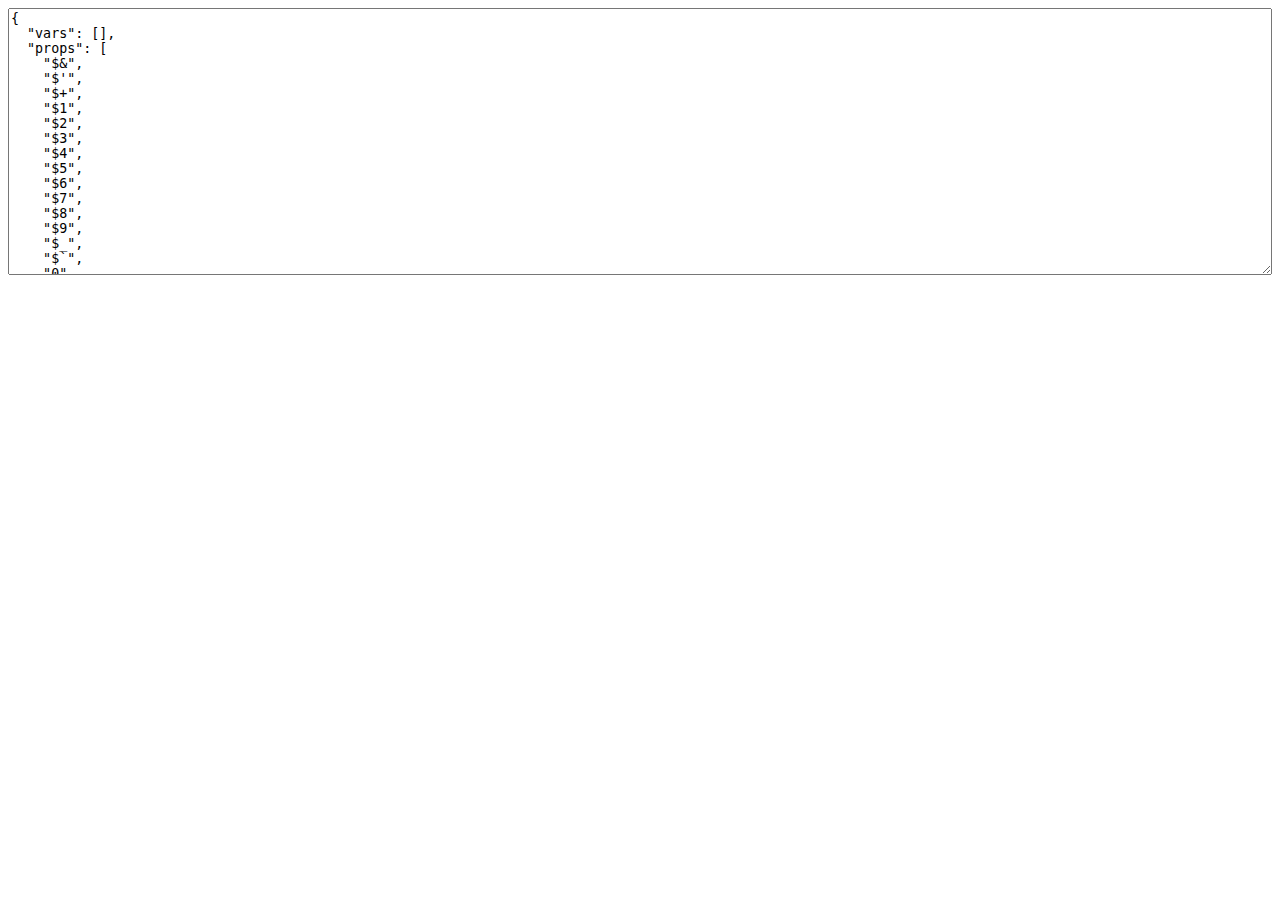
<file: node_modules/uglify-js/tools/props.html>
<html>
  <head>
  </head>
  <body>
    <script>(function(){
      var props = {};

      function addObject(obj) {
        if (obj == null) return;
        try {
          Object.getOwnPropertyNames(obj).forEach(add);
        } catch(ex) {}
        if (obj.prototype) {
          Object.getOwnPropertyNames(obj.prototype).forEach(add);
        }
        if (typeof obj == "function") {
          try {
            Object.getOwnPropertyNames(new obj).forEach(add);
          } catch(ex) {}
        }
      }

      function add(name) {
        props[name] = true;
      }

      Object.getOwnPropertyNames(window).forEach(function(thing){
        addObject(window[thing]);
      });

      try {
        addObject(new Event("click"));
        addObject(new Event("contextmenu"));
        addObject(new Event("mouseup"));
        addObject(new Event("mousedown"));
        addObject(new Event("keydown"));
        addObject(new Event("keypress"));
        addObject(new Event("keyup"));
      } catch(ex) {}

      var ta = document.createElement("textarea");
      ta.style.width = "100%";
      ta.style.height = "20em";
      ta.style.boxSizing = "border-box";
      <!-- ta.value = Object.keys(props).sort(cmp).map(function(name){ -->
      <!--   return JSON.stringify(name); -->
      <!-- }).join(",\n"); -->
      ta.value = JSON.stringify({
        vars: [],
        props: Object.keys(props).sort(cmp)
      }, null, 2);
      document.body.appendChild(ta);

      function cmp(a, b) {
        a = a.toLowerCase();
        b = b.toLowerCase();
        return a < b ? -1 : a > b ? 1 : 0;
      }
    })();</script>
  </body>
</html>
</file>
<file: web/forditas.css>
body
{
	font-family: Arial, sans-serif;
}

h1, h2, h3, h4, h5, h6
{
font-weight: 800;
}

.bg-black
{
	background-color: black;
}

.navbar-custom
{
	padding-top: 20px;
}
</file>
<file: web/assets/premade.min.css>
/*!
 * Start Bootstrap - One Page Wonder v5.0.8 (https://startbootstrap.com/template-overviews/one-page-wonder)
 * Copyright 2013-2020 Start Bootstrap
 * Licensed under MIT (https://github.com/StartBootstrap/startbootstrap-one-page-wonder/blob/master/LICENSE)
 */

body {
    font-family: 'Lato';
}

.btn-xl {
    text-transform: uppercase;
    padding: 1.5rem 3rem;
    font-size: 0.9rem;
    font-weight: 700;
    letter-spacing: 0.1rem;
}



.rounded-pill {
    border-radius: 5rem;
}

.navbar-custom {
    padding-top: 50px;
    padding-bottom: 1rem;
    background-color: rgba(0, 0, 0, 0.7);
}

.navbar-custom .navbar-brand {
    text-transform: uppercase;
    font-size: 1rem;
    letter-spacing: 0.1rem;
    font-weight: 700;
}

.navbar-custom .navbar-nav .nav-item .nav-link {
    text-transform: uppercase;
    font-size: 0.8rem;
    font-weight: 700;
    letter-spacing: 0.1rem;
}

header.masthead {
    position: relative;
    overflow: hidden;
    padding-top: calc(7rem + 72px);
    padding-bottom: 7rem;
    background: linear-gradient(0deg, #fffb00 0%, #ee8b09 100%);
    background-repeat: no-repeat;
    background-position: center center;
    background-attachment: scroll;
    background-size: cover;
}

header.masthead .masthead-content {
    z-index: 1;
    position: relative;
}

header.masthead .masthead-content .masthead-heading {
    font-size: 4rem;
}

header.masthead .masthead-content .masthead-subheading {
    font-size: 1.5rem;
}

header.masthead .bg-circle {
    z-index: 0;
    position: absolute;
    border-radius: 100%;
    background: linear-gradient(0deg, #4e3008 0%, #f3e300 100%);
}

header.masthead .bg-circle-1 {
    height: 90rem;
    width: 90rem;
    bottom: -55rem;
    left: -55rem;
}

header.masthead .bg-circle-2 {
    height: 50rem;
    width: 50rem;
    top: -25rem;
    right: -25rem;
}

header.masthead .bg-circle-3 {
    height: 20rem;
    width: 20rem;
    bottom: -10rem;
    right: 5%;
}

header.masthead .bg-circle-4 {
    height: 30rem;
    width: 30rem;
    top: -5rem;
    right: 35%;
}

@media (min-width: 992px) {
    header.masthead {
        padding-top: calc(10rem + 55px);
        padding-bottom: 10rem;
    }
    header.masthead .masthead-content .masthead-heading {
        font-size: 6rem;
    }
    header.masthead .masthead-content .masthead-subheading {
        font-size: 2.5rem;
    }
}

.bg-primary {
    background-color: #2f7009 ;
}

.btn-primary {
    background-color: #2f7009;
    border-color: #2f7009;
}

.btn-primary:active, .btn-primary:focus, .btn-primary:hover {
    background-color: #4c9c1e ;
    border-color: #4c9c1e ;
}

.btn-primary:focus {
    box-shadow: 0 0 0 0.2rem #62ca26;
}

.btn-secondary {
    background-color: #ff6a00;
    border-color: #ff6a00;
}

.btn-secondary:active, .btn-secondary:focus, .btn-secondary:hover {
    background-color: #cc5500 ;
    border-color: #cc5500 ;
}

.btn-secondary:focus {
    box-shadow: 0 0 0 0.2rem rgba(255, 106, 0, 0.5);
}




section.pricing {
    background: #007bff;
    background: linear-gradient(to left, #fffb00, #ee8b09)
}

.pricing .card {
    border: 0;
    border-radius: 1rem;
    transition: all .2s;
    box-shadow: 0 .5rem 1rem 0 rgba(0, 0, 0, 0.1)
}

.pricing hr {
    margin: 1.5rem 0
}

.pricing .card-title {
    margin: .5rem 0;
    font-size: .9rem;
    letter-spacing: .1rem;
    font-weight: bold
}

.pricing .card-price {
    font-size: 3rem;
    margin: 0
}

.pricing .card-price .period {
    font-size: .8rem
}

.pricing ul li {
    margin-bottom: 1rem
}

.pricing .text-muted {
    opacity: .7
}

.pricing .btn {
    font-size: 80%;
    border-radius: 5rem;
    letter-spacing: .1rem;
    font-weight: bold;
    padding: 1rem;
    opacity: .7;
    transition: all .2s
}

@media (min-width: 992px) {
    .pricing .card:hover {
        margin-top: -.25rem;
        margin-bottom: .25rem;
        box-shadow: 0 .5rem 1rem 0 rgba(0, 0, 0, 0.3)
    }

    .pricing .card:hover .btn {
        opacity: 1
    }
}
</file>
